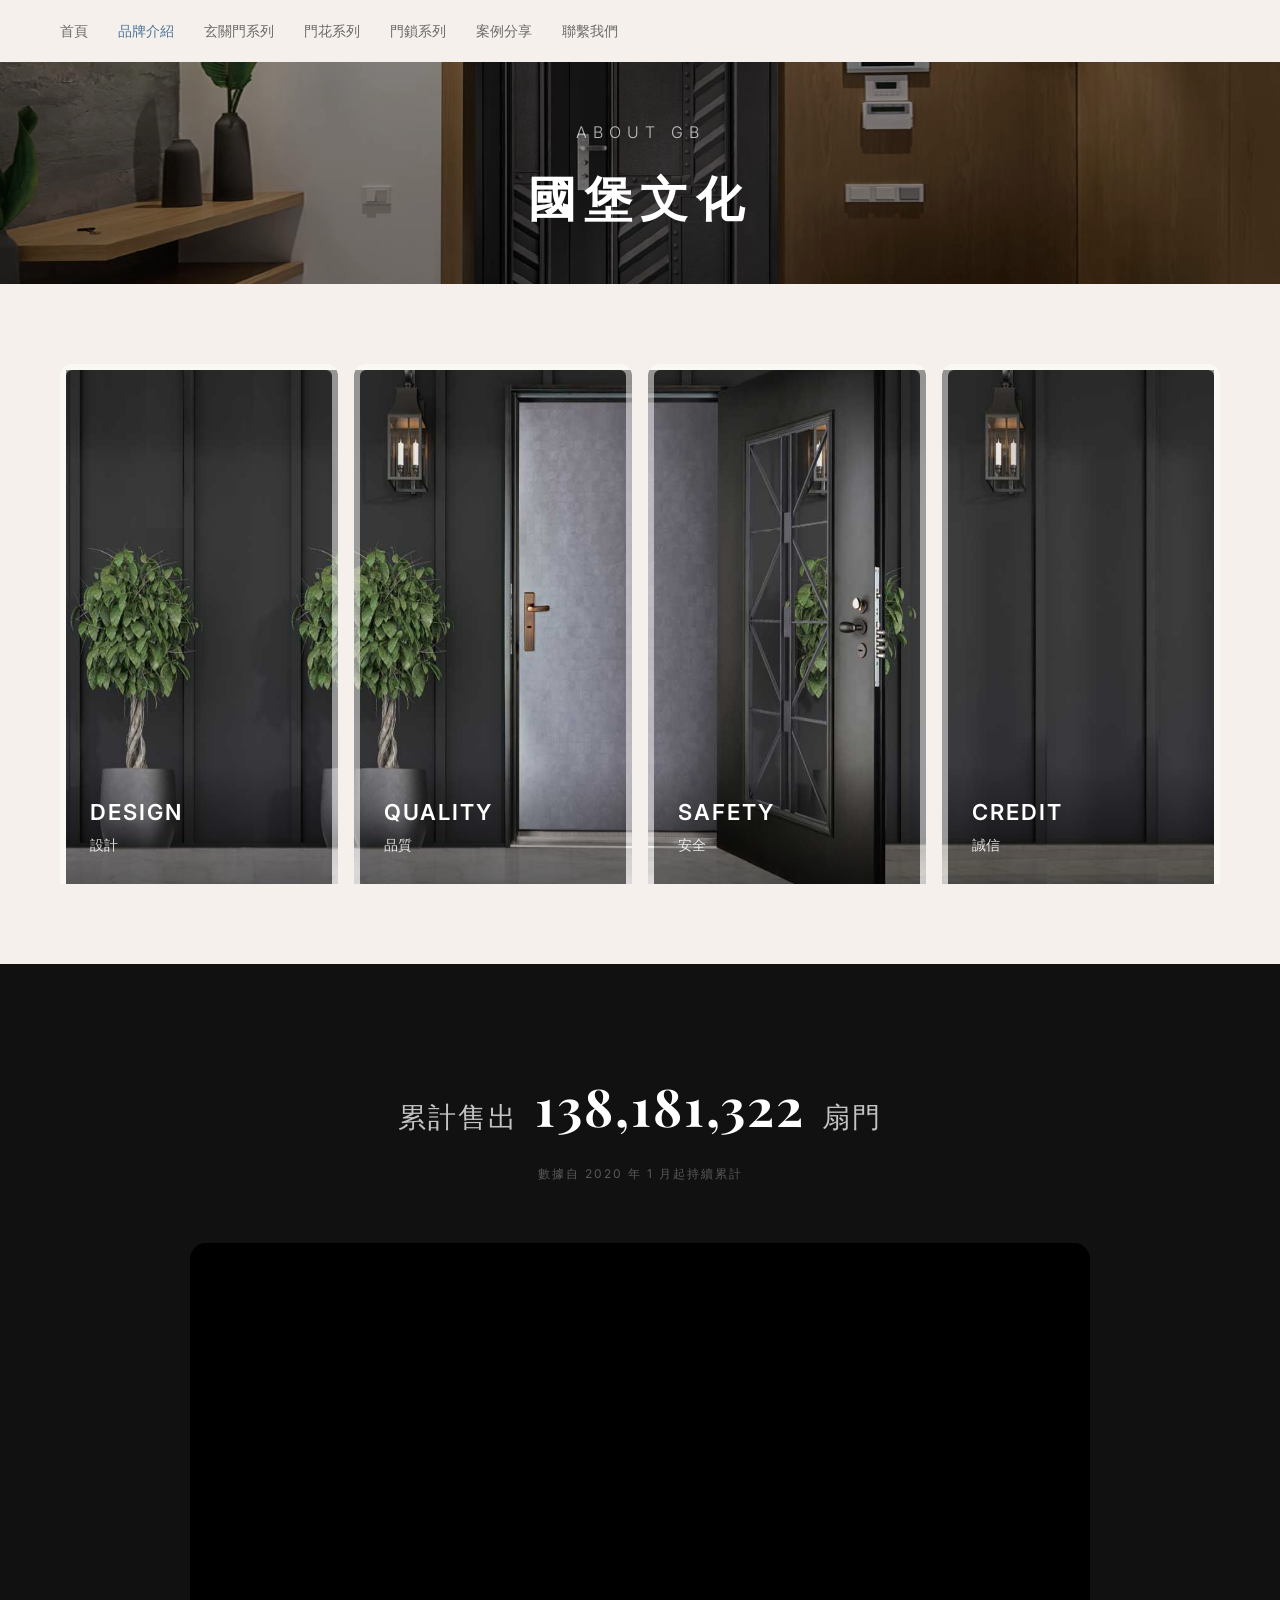
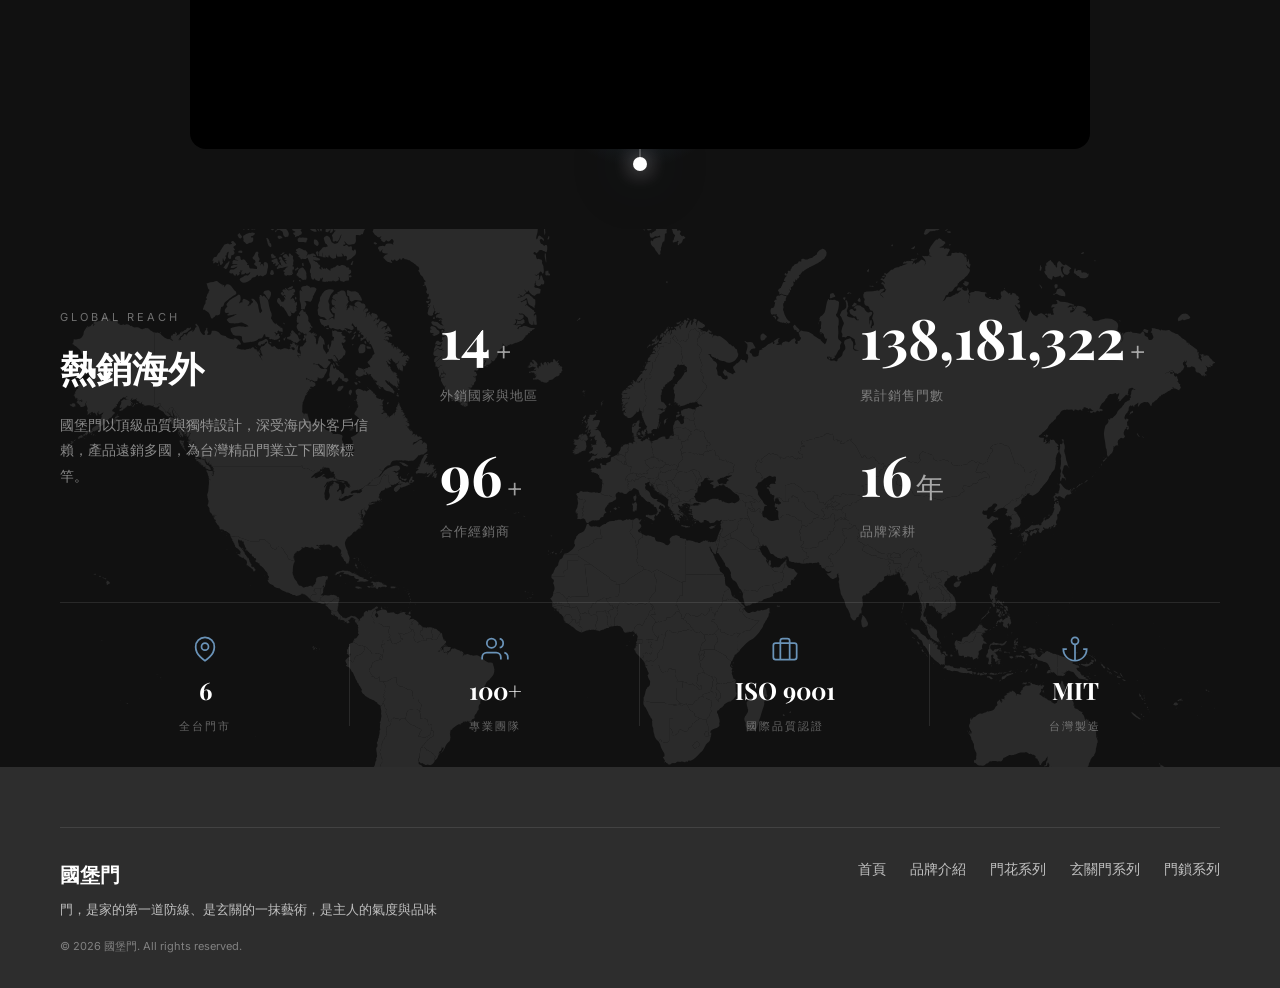
<file: about.html>
<!DOCTYPE html>
<html lang="zh-TW">
<head>
  <meta charset="UTF-8">
  <meta name="viewport" content="width=device-width, initial-scale=1.0">
  <title>品牌介紹 - 國堡門</title>
  <link rel="stylesheet" href="style.css">
  <link rel="preconnect" href="https://fonts.googleapis.com">
  <link rel="preconnect" href="https://fonts.gstatic.com" crossorigin>
  <link href="https://fonts.googleapis.com/css2?family=Playfair+Display:wght@400;500;600;700&family=Inter:wght@300;400;500;600&display=swap" rel="stylesheet">
</head>
<body>

  <!-- Navigation -->
  <div class="nav-overlay" onclick="toggleMenu()"></div>
  <nav class="navbar visible">
    <button class="hamburger" onclick="toggleMenu()">
      <span></span><span></span><span></span>
    </button>
    <div class="nav-left">
      <a href="index.html" class="nav-link">首頁</a>
      <a href="about.html" class="nav-link active">品牌介紹</a>
      <a href="entrance-door.html" class="nav-link">玄關門系列</a>
      <a href="door-flower.html" class="nav-link">門花系列</a>
      <a href="door-lock.html" class="nav-link">門鎖系列</a>
      <a href="cases.html" class="nav-link">案例分享</a>
      <a href="contact.html" class="nav-link">聯繫我們</a>
    </div>
  </nav>

  <!-- Brand Hero -->
  <section class="brand-hero" style="background-image: url('assets/silde/4.jpg');">
    <span class="brand-hero-en">About GB</span>
    <h1>國堡文化</h1>
  </section>

  <!-- Brand Values -->
  <section class="brand-values" id="about">
    <div class="values-grid">
      <div class="value-card" data-idx="0" style="background-image: url('assets/hero-bg.jpg'); background-position: 0% center;">
        <div class="value-label">
          <span class="value-en">DESIGN</span>
          <span class="value-zh">設計</span>
        </div>
        <div class="value-overlay">
          <h3>Design 設計</h3>
          <p>融合藝術於生活之中，以細膩的審美眼光提供個人化專業設計，發揮創新精神打破傳統，搭配室內設計使您的家門成為城市的新一道風景線。</p>
        </div>
      </div>
      <div class="value-card" data-idx="1" style="background-image: url('assets/hero-bg.jpg'); background-position: 33% center;">
        <div class="value-label">
          <span class="value-en">QUALITY</span>
          <span class="value-zh">品質</span>
        </div>
        <div class="value-overlay">
          <h3>Quality 品質</h3>
          <p>國家級品質認證保護，通過 ISO9001 國際品質認證，秉持安全、防爆、耐震的嚴格要求。多年業界累積的口碑，讓您看得見我們持續用心的品質堅持。</p>
        </div>
      </div>
      <div class="value-card" data-idx="2" style="background-image: url('assets/hero-bg.jpg'); background-position: 66% center;">
        <div class="value-label">
          <span class="value-en">SAFETY</span>
          <span class="value-zh">安全</span>
        </div>
        <div class="value-overlay">
          <h3>Safety 安全</h3>
          <p>每一道門都有國堡門品質保證的防偽標章。無論設計結構、品質密度或附加配件，兼顧環保概念，讓每一位客戶居家安心放心。</p>
        </div>
      </div>
      <div class="value-card" data-idx="3" style="background-image: url('assets/hero-bg.jpg'); background-position: 100% center;">
        <div class="value-label">
          <span class="value-en">CREDIT</span>
          <span class="value-zh">誠信</span>
        </div>
        <div class="value-overlay">
          <h3>Credit 誠信</h3>
          <p>堅持台灣本土精神製作，以雋永質感創造平實價格。承諾以客戶優先的服務精神，國堡門不只是品牌，更是重視消費道德、對消費者負責的名牌。</p>
        </div>
      </div>
    </div>
  </section>

  <script>
    if ('ontouchstart' in window) {
      document.querySelectorAll('.value-card').forEach(card => {
        card.addEventListener('click', () => {
          const isActive = card.classList.contains('active');
          document.querySelectorAll('.value-card').forEach(c => c.classList.remove('active'));
          if (!isActive) card.classList.add('active');
        });
      });
    }
  </script>

  <!-- Live Door Counter + Video -->
  <section class="live-counter">
    <div class="live-counter-inner">
      <p class="live-counter-text">
        累計售出 <span class="live-counter-number" id="doorCounter">0</span> 扇門
      </p>
      <p class="live-counter-sub">數據自 2020 年 1 月起持續累計</p>
    </div>
    <div class="live-counter-glow"></div>
    <div class="live-counter-line">
      <div class="live-counter-dot"></div>
    </div>
    <div class="live-counter-video">
      <div class="brand-video">
        <iframe id="brandVideo" src="https://www.youtube.com/embed/RuXhSym9xho?enablejsapi=1&mute=1" title="國堡門介紹影片" frameborder="0" allow="accelerometer; autoplay; clipboard-write; encrypted-media; gyroscope; picture-in-picture" allowfullscreen></iframe>
      </div>
    </div>
  </section>

  <script>
    // ===== Auto-play video on scroll =====
    (function() {
      const iframe = document.getElementById('brandVideo');
      let hasPlayed = false;

      const videoObserver = new IntersectionObserver((entries) => {
        entries.forEach(entry => {
          if (entry.isIntersecting && !hasPlayed) {
            iframe.contentWindow.postMessage(
              JSON.stringify({ event: 'command', func: 'playVideo' }), '*'
            );
            hasPlayed = true;
          }
        });
      }, { threshold: 0.5 });

      videoObserver.observe(iframe);
    })();
  </script>

  <!-- Global Stats Section -->
  <section class="global-stats">
    <img class="global-stats-map" src="assets/world.svg" alt="World Map">

    <div class="global-stats-content">
      <div class="global-stats-left">
        <span class="global-stats-label">GLOBAL REACH</span>
        <h2 class="global-stats-title">熱銷海外</h2>
        <p class="global-stats-desc">國堡門以頂級品質與獨特設計，深受海內外客戶信賴，產品遠銷多國，為台灣精品門業立下國際標竿。</p>
      </div>
      <div class="global-stats-grid">
        <div class="global-stat-item">
          <span class="global-stat-number" data-target="30">0</span>
          <span class="global-stat-unit">+</span>
          <span class="global-stat-desc">外銷國家與地區</span>
        </div>
        <div class="global-stat-item">
          <span class="global-stat-number" id="doorCounterStats">0</span>
          <span class="global-stat-unit">+</span>
          <span class="global-stat-desc">累計銷售門數</span>
        </div>
        <div class="global-stat-item">
          <span class="global-stat-number" data-target="200">0</span>
          <span class="global-stat-unit">+</span>
          <span class="global-stat-desc">合作經銷商</span>
        </div>
        <div class="global-stat-item">
          <span class="global-stat-number" data-target="35">0</span>
          <span class="global-stat-unit">年</span>
          <span class="global-stat-desc">品牌深耕</span>
        </div>
      </div>
    </div>

    <div class="global-stats-bottom">
      <div class="global-stats-bottom-item">
        <svg width="28" height="28" viewBox="0 0 24 24" fill="none" stroke="currentColor" stroke-width="1.5"><path d="M12 22s-8-4.5-8-11.8A8 8 0 0 1 12 2a8 8 0 0 1 8 8.2c0 7.3-8 11.8-8 11.8z"/><circle cx="12" cy="10" r="3"/></svg>
        <span class="bottom-stat-number">6</span>
        <span class="bottom-stat-label">全台門市</span>
      </div>
      <div class="global-stats-bottom-item">
        <svg width="28" height="28" viewBox="0 0 24 24" fill="none" stroke="currentColor" stroke-width="1.5"><path d="M17 21v-2a4 4 0 0 0-4-4H5a4 4 0 0 0-4 4v2"/><circle cx="9" cy="7" r="4"/><path d="M23 21v-2a4 4 0 0 0-3-3.87"/><path d="M16 3.13a4 4 0 0 1 0 7.75"/></svg>
        <span class="bottom-stat-number">100+</span>
        <span class="bottom-stat-label">專業團隊</span>
      </div>
      <div class="global-stats-bottom-item">
        <svg width="28" height="28" viewBox="0 0 24 24" fill="none" stroke="currentColor" stroke-width="1.5"><rect x="2" y="7" width="20" height="14" rx="2" ry="2"/><path d="M16 21V5a2 2 0 0 0-2-2h-4a2 2 0 0 0-2 2v16"/></svg>
        <span class="bottom-stat-number">ISO 9001</span>
        <span class="bottom-stat-label">國際品質認證</span>
      </div>
      <div class="global-stats-bottom-item">
        <svg width="28" height="28" viewBox="0 0 24 24" fill="none" stroke="currentColor" stroke-width="1.5"><path d="M12 22V8"/><path d="M5 12H2a10 10 0 0 0 20 0h-3"/><circle cx="12" cy="5" r="3"/></svg>
        <span class="bottom-stat-number">MIT</span>
        <span class="bottom-stat-label">台灣製造</span>
      </div>
    </div>
  </section>

  <script>
    // ===== Global Stats Counter Animation =====
    const statsObserver = new IntersectionObserver((entries) => {
      entries.forEach(entry => {
        if (entry.isIntersecting) {
          entry.target.querySelectorAll('.global-stat-number').forEach(el => {
            if (!el.dataset.target) return; // skip live counter element
            const target = parseInt(el.dataset.target);
            const duration = 2000;
            const start = performance.now();
            function update(now) {
              const progress = Math.min((now - start) / duration, 1);
              const eased = 1 - Math.pow(1 - progress, 3);
              el.textContent = Math.floor(eased * target).toLocaleString();
              if (progress < 1) requestAnimationFrame(update);
            }
            requestAnimationFrame(update);
          });
          statsObserver.unobserve(entry.target);
        }
      });
    }, { threshold: 0.3 });
    const statsSection = document.querySelector('.global-stats');
    if (statsSection) statsObserver.observe(statsSection);
  </script>

  <script>
    // ===== Live Door Counter (timestamp-based) =====
    (function() {
      const startDate = new Date('2020-01-01T00:00:00');
      const startCount = 65315515;
      const intervalSec = 3;

      function getCount() {
        const now = Date.now();
        const elapsed = (now - startDate.getTime()) / 1000;
        return startCount + Math.floor(elapsed / intervalSec);
      }

      const el = document.getElementById('doorCounter');
      const el2 = document.getElementById('doorCounterStats');
      function update() {
        const count = getCount().toLocaleString();
        if (el) el.textContent = count;
        if (el2) el2.textContent = count;
      }
      update();
      setInterval(update, 1000);
    })();
  </script>

  <!-- Footer -->
  <footer class="footer">
    <div class="footer-bottom">
      <div class="footer-left">
        <h4>國堡門</h4>
        <p>門，是家的第一道防線、是玄關的一抹藝術，是主人的氣度與品味</p>
        <span class="footer-copy">&copy; 2026 國堡門. All rights reserved.</span>
      </div>
      <div class="footer-right">
        <a href="index.html">首頁</a>
        <a href="about.html">品牌介紹</a>
        <a href="door-flower.html">門花系列</a>
        <a href="entrance-door.html">玄關門系列</a>
        <a href="door-lock.html">門鎖系列</a>
      </div>
    </div>
  </footer>

  <script src="nav.js"></script>
  <button class="back-to-top" onclick="window.scrollTo({top:0,behavior:'smooth'})">
    <svg width="20" height="20" viewBox="0 0 24 24" fill="none" stroke="white" stroke-width="2.5" stroke-linecap="round" stroke-linejoin="round"><polyline points="18 15 12 9 6 15"/></svg>
  </button>
  <script>
    const btt = document.querySelector('.back-to-top');
    window.addEventListener('scroll', () => {
      btt.classList.toggle('show', window.scrollY > 300);
    });
  </script>

</body>
</html>
</file>
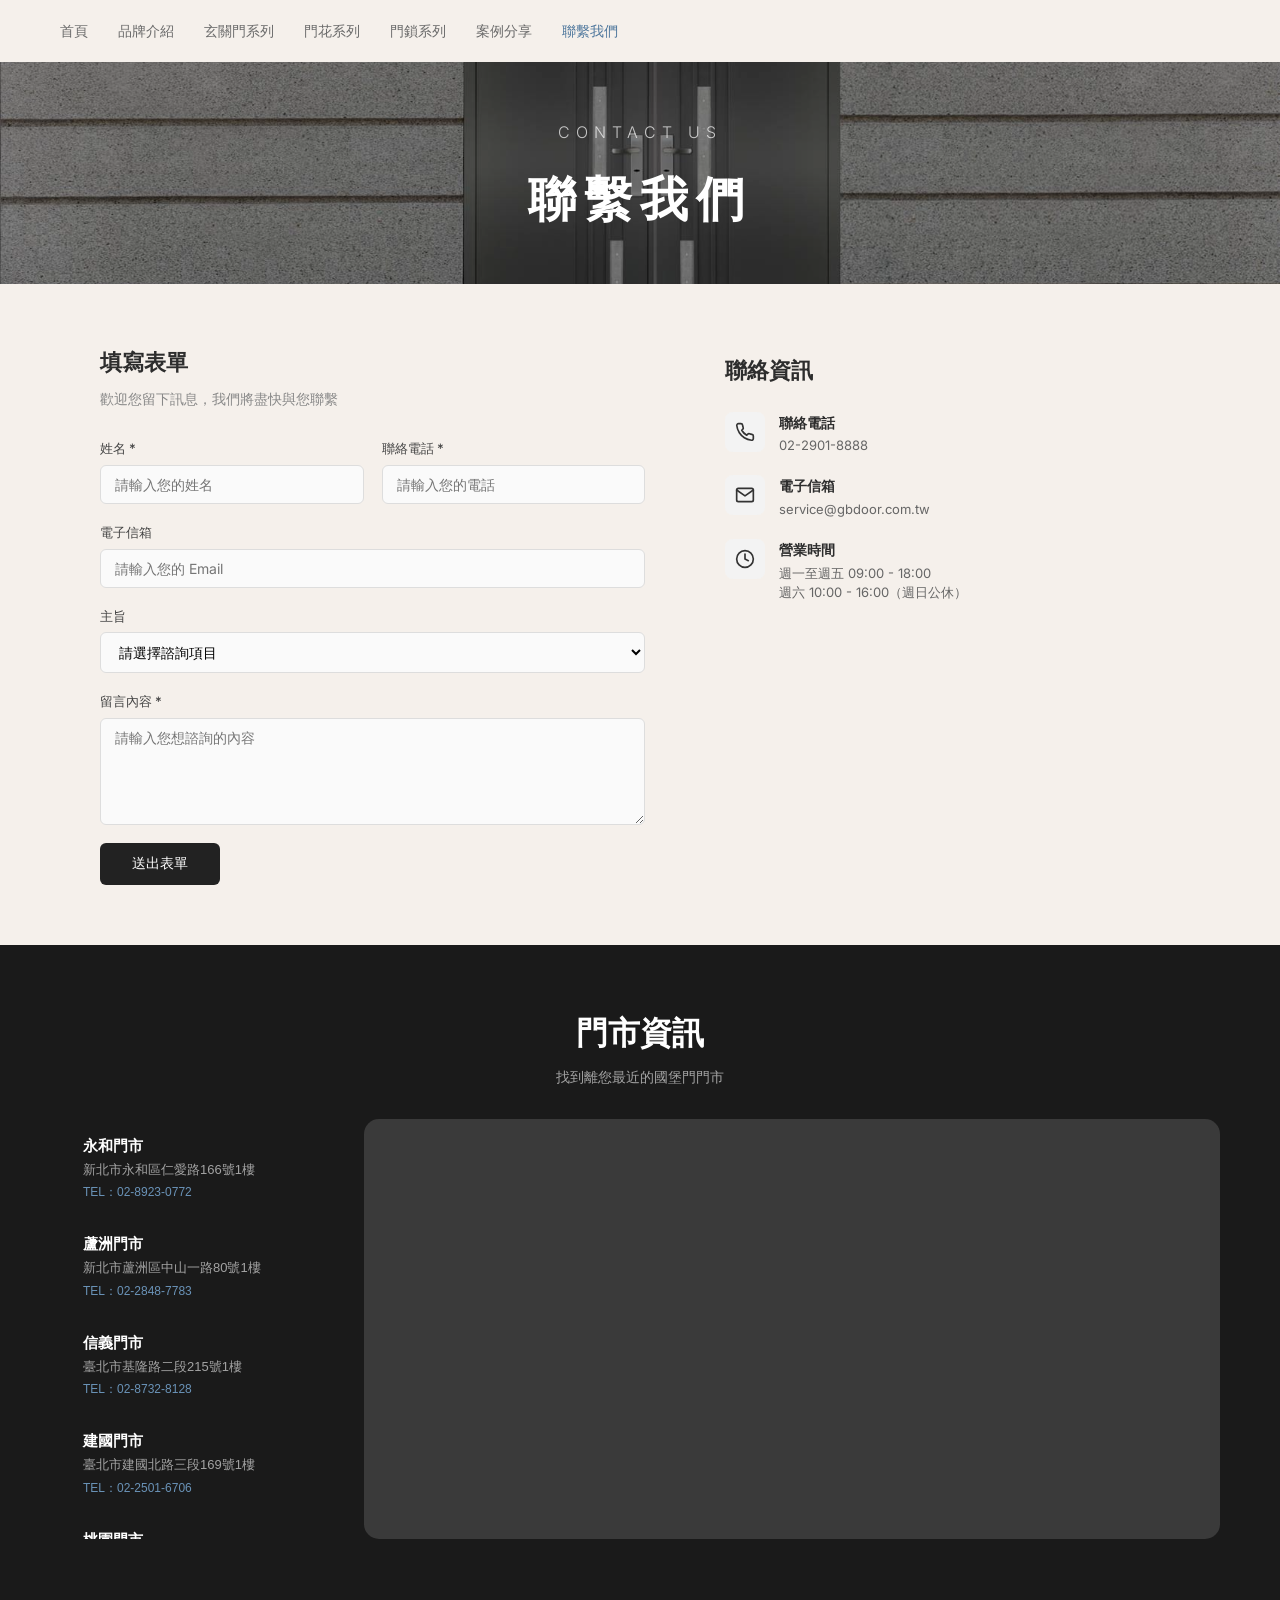
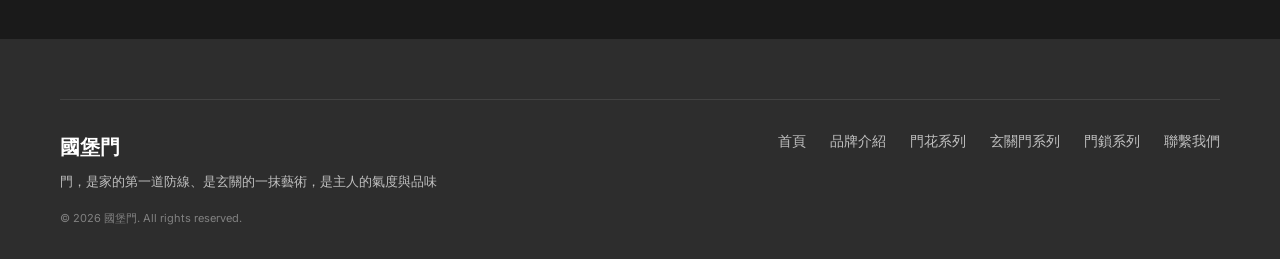
<file: contact.html>
<!DOCTYPE html>
<html lang="zh-TW">
<head>
  <meta charset="UTF-8">
  <meta name="viewport" content="width=device-width, initial-scale=1.0">
  <title>聯繫我們 - 國堡門</title>
  <link rel="stylesheet" href="style.css">
  <link rel="preconnect" href="https://fonts.googleapis.com">
  <link rel="preconnect" href="https://fonts.gstatic.com" crossorigin>
  <link href="https://fonts.googleapis.com/css2?family=Playfair+Display:wght@400;500;600;700&family=Inter:wght@300;400;500;600&display=swap" rel="stylesheet">
</head>
<body>

  <!-- Navigation -->
  <div class="nav-overlay" onclick="toggleMenu()"></div>
  <nav class="navbar visible">
    <button class="hamburger" onclick="toggleMenu()">
      <span></span><span></span><span></span>
    </button>
    <div class="nav-left">
      <a href="index.html" class="nav-link">首頁</a>
      <a href="about.html" class="nav-link">品牌介紹</a>
      <a href="entrance-door.html" class="nav-link">玄關門系列</a>
      <a href="door-flower.html" class="nav-link">門花系列</a>
      <a href="door-lock.html" class="nav-link">門鎖系列</a>
      <a href="cases.html" class="nav-link">案例分享</a>
      <a href="contact.html" class="nav-link active">聯繫我們</a>
    </div>
  </nav>

  <!-- Hero -->
  <section class="brand-hero" style="background-image: url('assets/silde/2.jpg');">
    <span class="brand-hero-en">Contact Us</span>
    <h1>聯繫我們</h1>
  </section>

  <!-- Contact Section -->
  <section class="contact-section">
    <div class="contact-wrapper">

      <!-- Form -->
      <div class="contact-form-area">
        <h2>填寫表單</h2>
        <p class="contact-form-desc">歡迎您留下訊息，我們將盡快與您聯繫</p>
        <form class="contact-form" id="contactForm" onsubmit="handleSubmit(event)">
          <div class="form-row">
            <div class="form-group">
              <label for="contactName">姓名 *</label>
              <input type="text" id="contactName" name="name" required placeholder="請輸入您的姓名">
            </div>
            <div class="form-group">
              <label for="contactPhone">聯絡電話 *</label>
              <input type="tel" id="contactPhone" name="phone" required placeholder="請輸入您的電話">
            </div>
          </div>
          <div class="form-group">
            <label for="contactEmail">電子信箱</label>
            <input type="email" id="contactEmail" name="email" placeholder="請輸入您的 Email">
          </div>
          <div class="form-group">
            <label for="contactSubject">主旨</label>
            <select id="contactSubject" name="subject">
              <option value="">請選擇諮詢項目</option>
              <option value="玄關門系列">玄關門系列</option>
              <option value="門花系列">門花系列</option>
              <option value="門鎖系列">門鎖系列</option>
              <option value="售後服務">售後服務</option>
              <option value="其他">其他</option>
            </select>
          </div>
          <div class="form-group">
            <label for="contactMsg">留言內容 *</label>
            <textarea id="contactMsg" name="message" rows="5" required placeholder="請輸入您想諮詢的內容"></textarea>
          </div>
          <button type="submit" class="contact-submit">送出表單</button>
        </form>
        <div class="contact-success" id="contactSuccess">
          <span class="success-icon">✓</span>
          <h3>感謝您的來信</h3>
          <p>我們已收到您的訊息，將於 1-2 個工作天內回覆您。</p>
        </div>
      </div>

      <!-- Info -->
      <div class="contact-info-area">
        <h2>聯絡資訊</h2>
        <div class="contact-info-list">
          <div class="contact-info-item">
            <div class="contact-info-icon">
              <svg width="20" height="20" viewBox="0 0 24 24" fill="none" stroke="currentColor" stroke-width="2" stroke-linecap="round" stroke-linejoin="round"><path d="M22 16.92v3a2 2 0 0 1-2.18 2 19.79 19.79 0 0 1-8.63-3.07 19.5 19.5 0 0 1-6-6 19.79 19.79 0 0 1-3.07-8.67A2 2 0 0 1 4.11 2h3a2 2 0 0 1 2 1.72c.127.96.361 1.903.7 2.81a2 2 0 0 1-.45 2.11L8.09 9.91a16 16 0 0 0 6 6l1.27-1.27a2 2 0 0 1 2.11-.45c.907.339 1.85.573 2.81.7A2 2 0 0 1 22 16.92z"/></svg>
            </div>
            <div>
              <h4>聯絡電話</h4>
              <p>02-2901-8888</p>
            </div>
          </div>
          <div class="contact-info-item">
            <div class="contact-info-icon">
              <svg width="20" height="20" viewBox="0 0 24 24" fill="none" stroke="currentColor" stroke-width="2" stroke-linecap="round" stroke-linejoin="round"><path d="M4 4h16c1.1 0 2 .9 2 2v12c0 1.1-.9 2-2 2H4c-1.1 0-2-.9-2-2V6c0-1.1.9-2 2-2z"/><polyline points="22,6 12,13 2,6"/></svg>
            </div>
            <div>
              <h4>電子信箱</h4>
              <p>service@gbdoor.com.tw</p>
            </div>
          </div>
          <div class="contact-info-item">
            <div class="contact-info-icon">
              <svg width="20" height="20" viewBox="0 0 24 24" fill="none" stroke="currentColor" stroke-width="2" stroke-linecap="round" stroke-linejoin="round"><circle cx="12" cy="12" r="10"/><polyline points="12 6 12 12 16 14"/></svg>
            </div>
            <div>
              <h4>營業時間</h4>
              <p>週一至週五 09:00 - 18:00<br>週六 10:00 - 16:00（週日公休）</p>
            </div>
          </div>
        </div>
      </div>

    </div>
  </section>

  <!-- Store Info -->
  <section class="contact-stores">
    <h2 class="section-title">門市資訊</h2>
    <p class="contact-stores-sub">找到離您最近的國堡門門市</p>
    <div class="store-map-layout">
      <div class="store-list">
        <button class="store-item" data-store="0">
          <h4>永和門市</h4>
          <p>新北市永和區仁愛路166號1樓</p>
          <p class="store-tel">TEL：02-8923-0772</p>
        </button>
        <button class="store-item" data-store="1">
          <h4>蘆洲門市</h4>
          <p>新北市蘆洲區中山一路80號1樓</p>
          <p class="store-tel">TEL：02-2848-7783</p>
        </button>
        <button class="store-item" data-store="2">
          <h4>信義門市</h4>
          <p>臺北市基隆路二段215號1樓</p>
          <p class="store-tel">TEL：02-8732-8128</p>
        </button>
        <button class="store-item" data-store="3">
          <h4>建國門市</h4>
          <p>臺北市建國北路三段169號1樓</p>
          <p class="store-tel">TEL：02-2501-6706</p>
        </button>
        <button class="store-item" data-store="4">
          <h4>桃園門市</h4>
          <p>桃園市桃園區經國路695號1樓</p>
          <p class="store-tel">TEL：03-325-9837</p>
        </button>
        <button class="store-item" data-store="5">
          <h4>宜蘭門市</h4>
          <p>宜蘭縣美功路一段41巷22號1樓</p>
          <p class="store-tel">TEL：03-9301487</p>
        </button>
      </div>
      <div class="store-map" id="storeMap"></div>
    </div>
  </section>

  <script>
    const stores = [
      { name: '永和門市', addr: '新北市永和區仁愛路166號1樓' },
      { name: '蘆洲門市', addr: '新北市蘆洲區中山一路80號1樓' },
      { name: '信義門市', addr: '臺北市基隆路二段215號1樓' },
      { name: '建國門市', addr: '臺北市建國北路三段169號1樓' },
      { name: '桃園門市', addr: '桃園市桃園區經國路695號1樓' },
      { name: '宜蘭門市', addr: '宜蘭縣美功路一段41巷22號1樓' },
    ];
    const storeMap = document.getElementById('storeMap');
    const storeItems = document.querySelectorAll('.store-item');

    function showAllStores() {
      storeMap.innerHTML = '<iframe src="https://www.google.com/maps?q=國堡門&z=10&ll=25.0,121.45&output=embed" width="100%" height="100%" style="border:0;border-radius:15px;" allowfullscreen loading="lazy"></iframe>';
      storeItems.forEach(item => item.classList.remove('active'));
    }

    function showStore(idx) {
      const s = stores[idx];
      const q = encodeURIComponent(s.addr);
      storeMap.innerHTML = '<iframe src="https://www.google.com/maps?q=' + q + '&output=embed&z=17" width="100%" height="100%" style="border:0;border-radius:15px;" allowfullscreen loading="lazy"></iframe>';
      storeItems.forEach((item, i) => item.classList.toggle('active', i === idx));
    }

    storeItems.forEach((item, i) => {
      item.addEventListener('click', () => showStore(i));
    });

    showAllStores();
  </script>

  <!-- Footer -->
  <footer class="footer">
    <div class="footer-bottom">
      <div class="footer-left">
        <h4>國堡門</h4>
        <p>門，是家的第一道防線、是玄關的一抹藝術，是主人的氣度與品味</p>
        <span class="footer-copy">&copy; 2026 國堡門. All rights reserved.</span>
      </div>
      <div class="footer-right">
        <a href="index.html">首頁</a>
        <a href="about.html">品牌介紹</a>
        <a href="door-flower.html">門花系列</a>
        <a href="entrance-door.html">玄關門系列</a>
        <a href="door-lock.html">門鎖系列</a>
        <a href="contact.html">聯繫我們</a>
      </div>
    </div>
  </footer>

  <script src="nav.js"></script>

  <script>
    function handleSubmit(e) {
      e.preventDefault();
      document.getElementById('contactForm').style.display = 'none';
      document.querySelector('.contact-form-desc').style.display = 'none';
      document.getElementById('contactSuccess').style.display = 'flex';
    }
  </script>

  <button class="back-to-top" onclick="window.scrollTo({top:0,behavior:'smooth'})">
    <svg width="20" height="20" viewBox="0 0 24 24" fill="none" stroke="white" stroke-width="2.5" stroke-linecap="round" stroke-linejoin="round"><polyline points="18 15 12 9 6 15"/></svg>
  </button>
  <script>
    const btt = document.querySelector('.back-to-top');
    window.addEventListener('scroll', () => {
      btt.classList.toggle('show', window.scrollY > 300);
    });
  </script>

</body>
</html>
</file>
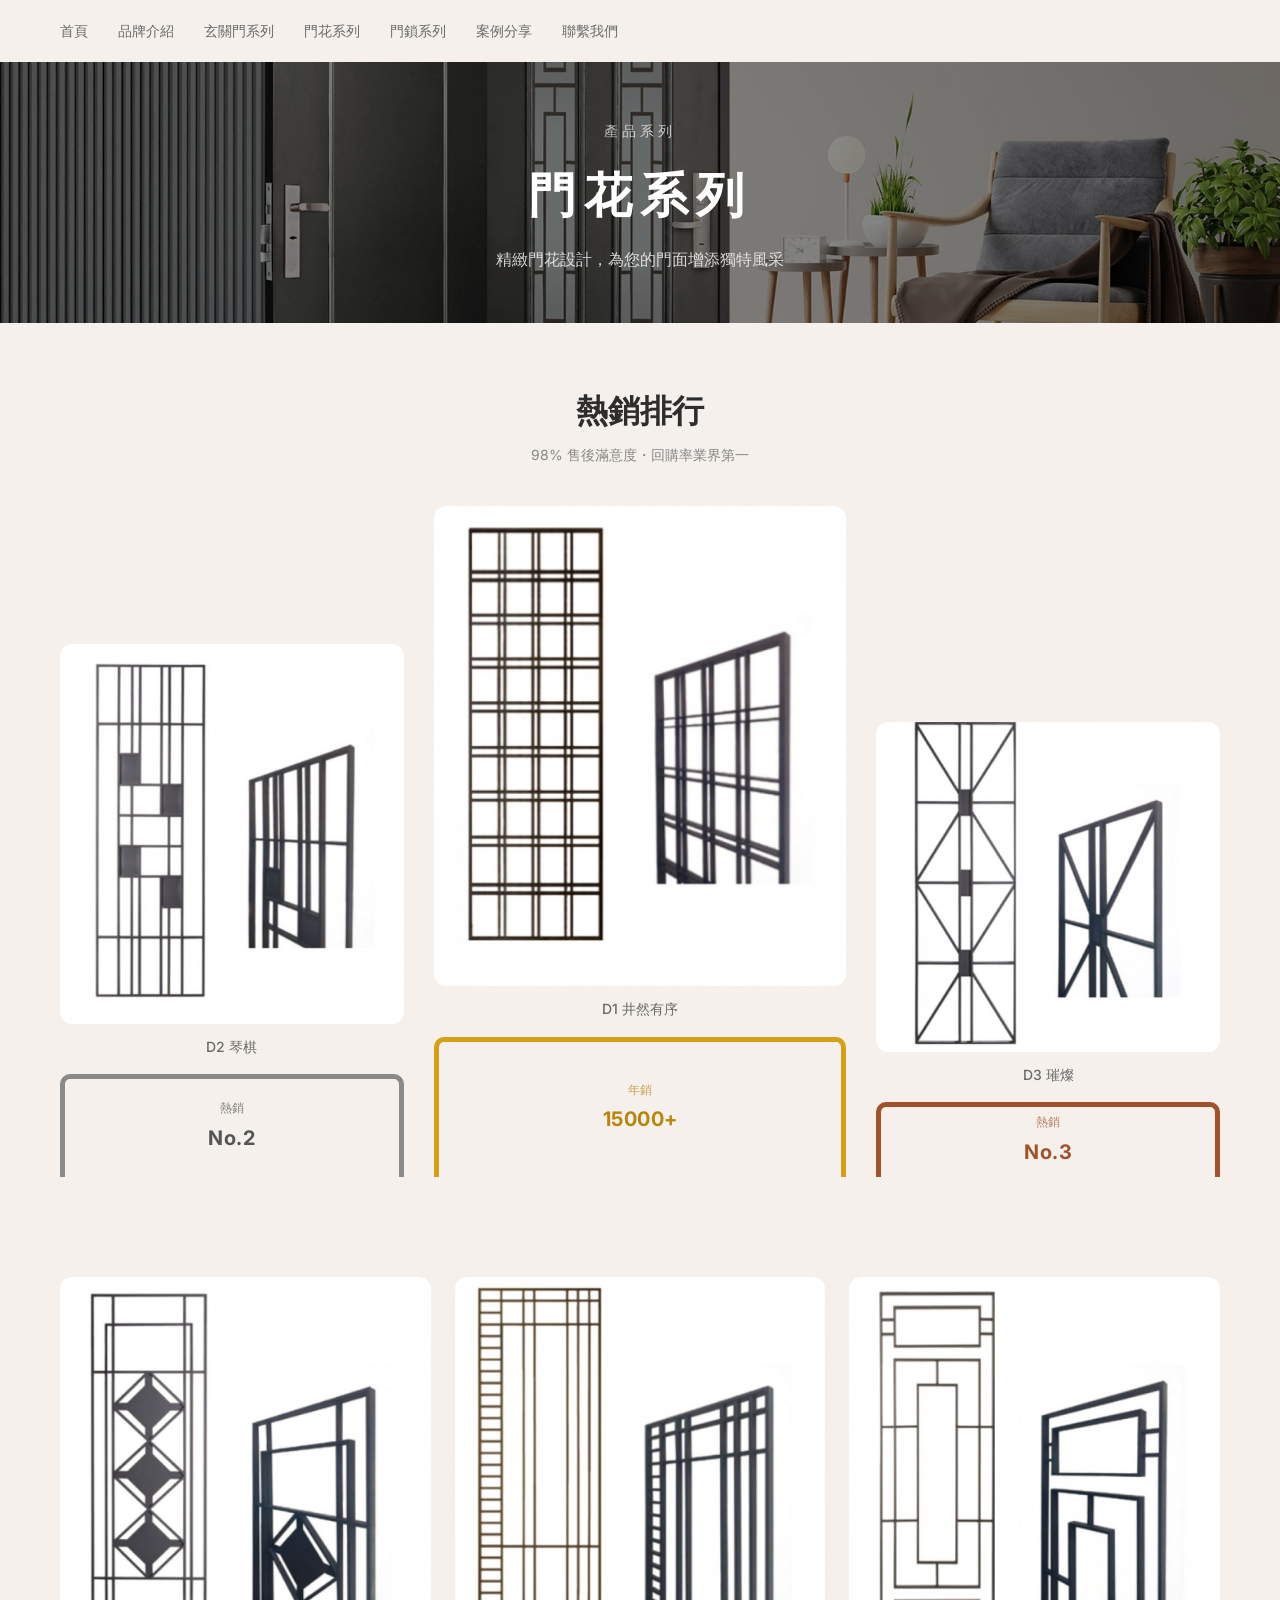
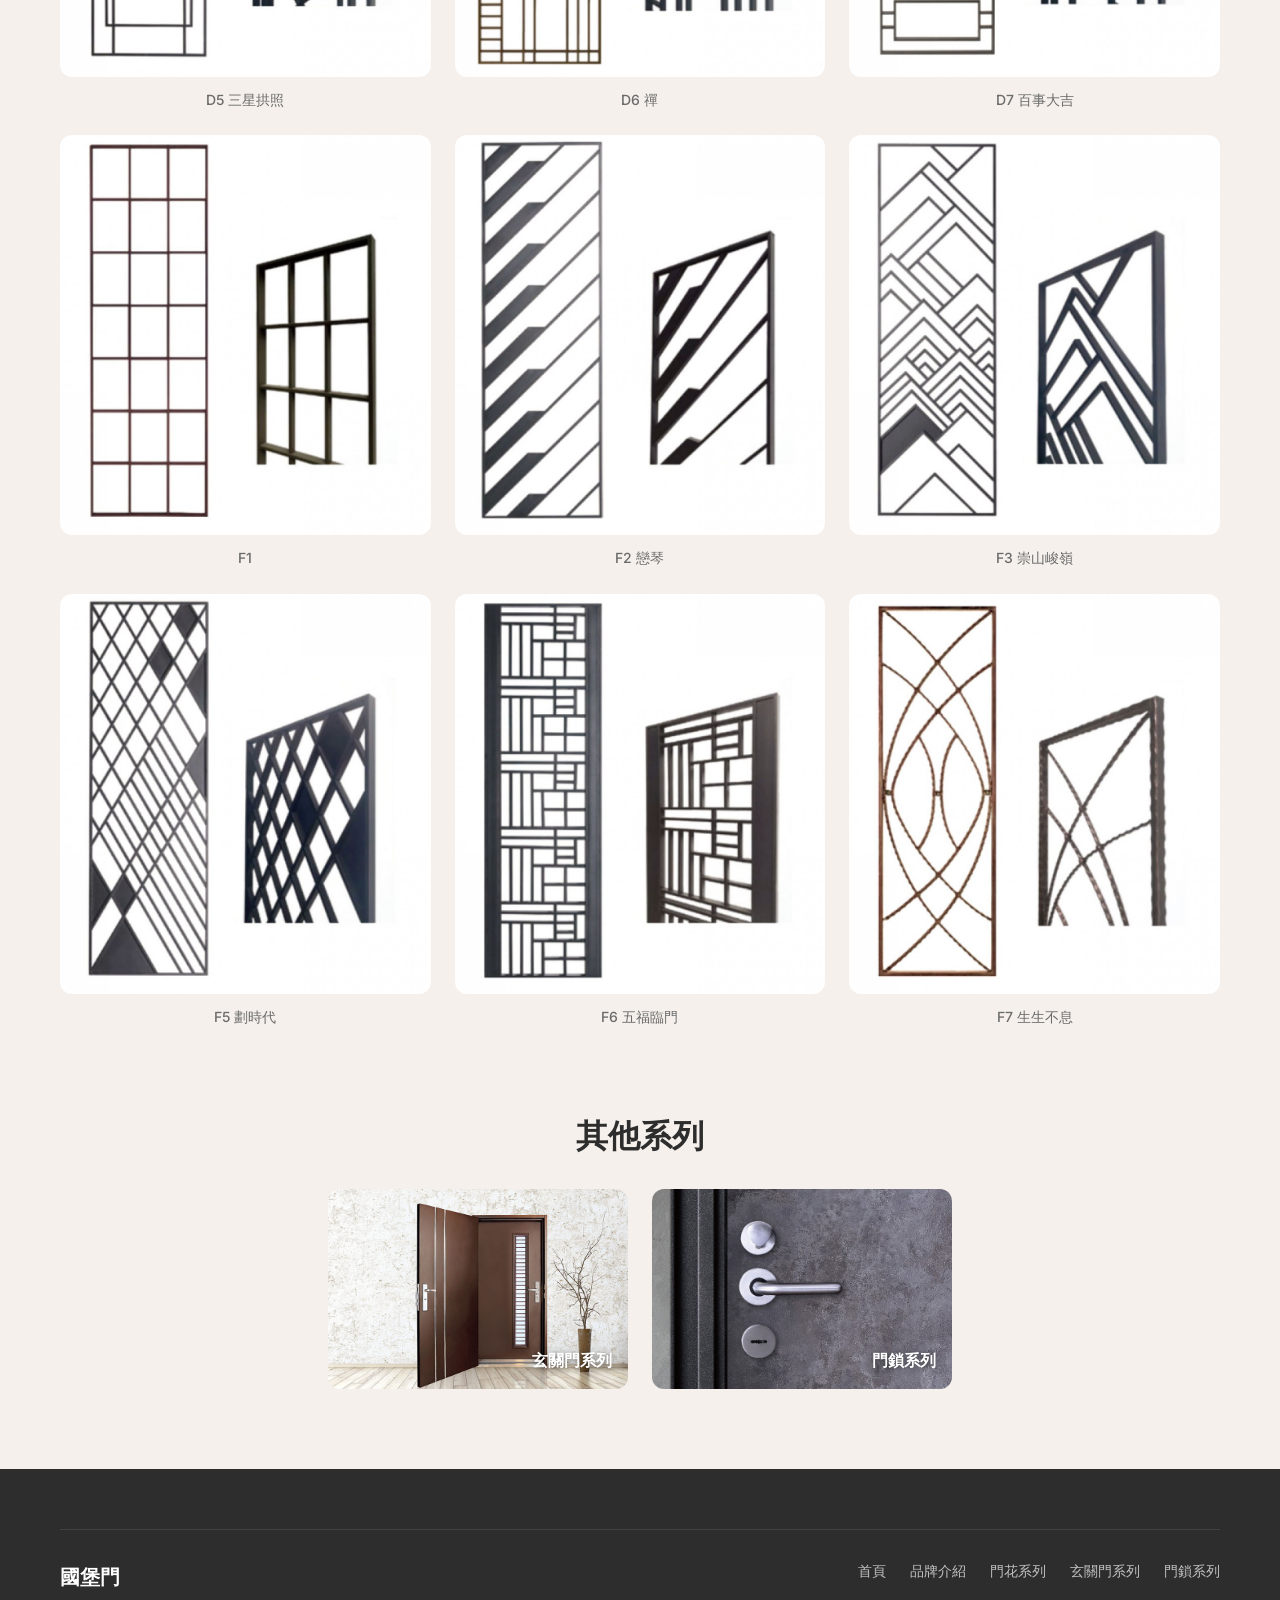
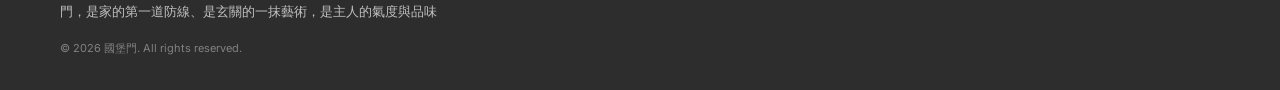
<file: door-flower.html>
<!DOCTYPE html>
<html lang="zh-TW">
<head>
  <meta charset="UTF-8">
  <meta name="viewport" content="width=device-width, initial-scale=1.0">
  <title>門花系列 - 國堡門</title>
  <link rel="stylesheet" href="style.css">
  <link rel="preconnect" href="https://fonts.googleapis.com">
  <link rel="preconnect" href="https://fonts.gstatic.com" crossorigin>
  <link href="https://fonts.googleapis.com/css2?family=Playfair+Display:wght@400;500;600;700&family=Inter:wght@300;400;500;600&display=swap" rel="stylesheet">
</head>
<body>

  <!-- Navigation -->
  <div class="nav-overlay" onclick="toggleMenu()"></div>
  <nav class="navbar visible">
    <button class="hamburger" onclick="toggleMenu()">
      <span></span><span></span><span></span>
    </button>
    <div class="nav-left">
      <a href="index.html" class="nav-link">首頁</a>
      <a href="about.html" class="nav-link">品牌介紹</a>
      <a href="entrance-door.html" class="nav-link">玄關門系列</a>
      <a href="door-flower.html" class="nav-link">門花系列</a>
      <a href="door-lock.html" class="nav-link">門鎖系列</a>
      <a href="cases.html" class="nav-link">案例分享</a>
      <a href="contact.html" class="nav-link">聯繫我們</a>
    </div>
  </nav>

  <!-- Product Hero -->
  <section class="product-hero" style="background-image: url('data/door-flower/bannar.jpg');">
    <span class="product-hero-sub">產品系列</span>
    <h1>門花系列</h1>
    <p>精緻門花設計，為您的門面增添獨特風采</p>
  </section>

  <!-- Podium: Top 3 -->
  <section class="podium-section">
    <h2 class="section-title">熱銷排行</h2>
    <p class="podium-tagline">98% 售後滿意度・回購率業界第一</p>
    <div class="podium-grid" id="podiumGrid"></div>
  </section>

  <!-- Product Gallery (auto-loaded from JSON) -->
  <section class="product-gallery">
    <div class="gallery-grid" id="galleryGrid"></div>
  </section>

  <script>
    fetch('data/door-flower/products.json')
      .then(r => r.json())
      .then(products => {
        const podiumOrder = [1, 0, 2];
        const ranks = ['gold','silver','bronze'];
        const nums = [1.5, 1.1, 0.8];
        const dispNums = [15000, 11000, 8000];
        const podiumGrid = document.getElementById('podiumGrid');

        podiumOrder.forEach(origIdx => {
          const p = products[origIdx];
          const rank = ranks[origIdx];
          const card = document.createElement('div');
          card.className = 'podium-card podium-' + rank;
          card.innerHTML = '<div class="podium-img"><img src="' + p.img + '" alt="' + p.name + '"></div>'
            + '<h3>' + p.name + '</h3>'
          var standContent = origIdx === 0
            ? '<span class="podium-stand-label">年銷</span><span class="podium-stand-num">' + dispNums[origIdx] + '+</span>'
            : '<span class="podium-stand-label">熱銷</span><span class="podium-stand-num">No.' + (origIdx + 1) + '</span>';
          card.innerHTML += '<div class="podium-stand podium-stand-' + rank + '" style="height:' + (nums[origIdx] / 1.5 * 140) + 'px">' + standContent + '</div>';
          podiumGrid.appendChild(card);
        });

        const grid = document.getElementById('galleryGrid');
        products.forEach((p, i) => {
          if (i < 3) return;
          const item = document.createElement('div');
          item.className = 'gallery-item';
          item.innerHTML = '<div class="gallery-img"><img src="' + p.img + '" alt="' + p.name + '"></div><h3>' + p.name + '</h3>';
          grid.appendChild(item);
        });
      });
  </script>

  <!-- Other Series -->
  <section class="other-series">
    <h2 class="section-title">其他系列</h2>
    <div class="other-series-grid">
      <a href="entrance-door.html" class="other-series-card">
        <img src="assets/type/2.jpg" alt="玄關門系列">
        <span>玄關門系列</span>
      </a>
      <a href="door-lock.html" class="other-series-card">
        <img src="assets/type/3.jpg" alt="門鎖系列">
        <span>門鎖系列</span>
      </a>
    </div>
  </section>

  <!-- Footer -->
  <footer class="footer">
    <div class="footer-bottom">
      <div class="footer-left">
        <h4>國堡門</h4>
        <p>門，是家的第一道防線、是玄關的一抹藝術，是主人的氣度與品味</p>
        <span class="footer-copy">&copy; 2026 國堡門. All rights reserved.</span>
      </div>
      <div class="footer-right">
        <a href="index.html">首頁</a>
        <a href="about.html">品牌介紹</a>
        <a href="door-flower.html">門花系列</a>
        <a href="entrance-door.html">玄關門系列</a>
        <a href="door-lock.html">門鎖系列</a>
      </div>
    </div>
  </footer>

  <script src="nav.js"></script>

  <button class="back-to-top" onclick="window.scrollTo({top:0,behavior:'smooth'})">
    <svg width="20" height="20" viewBox="0 0 24 24" fill="none" stroke="white" stroke-width="2.5" stroke-linecap="round" stroke-linejoin="round"><polyline points="18 15 12 9 6 15"/></svg>
  </button>
  <script>
    const btt = document.querySelector('.back-to-top');
    window.addEventListener('scroll', () => {
      btt.classList.toggle('show', window.scrollY > 300);
    });
  </script>

</body>
</html>
</file>
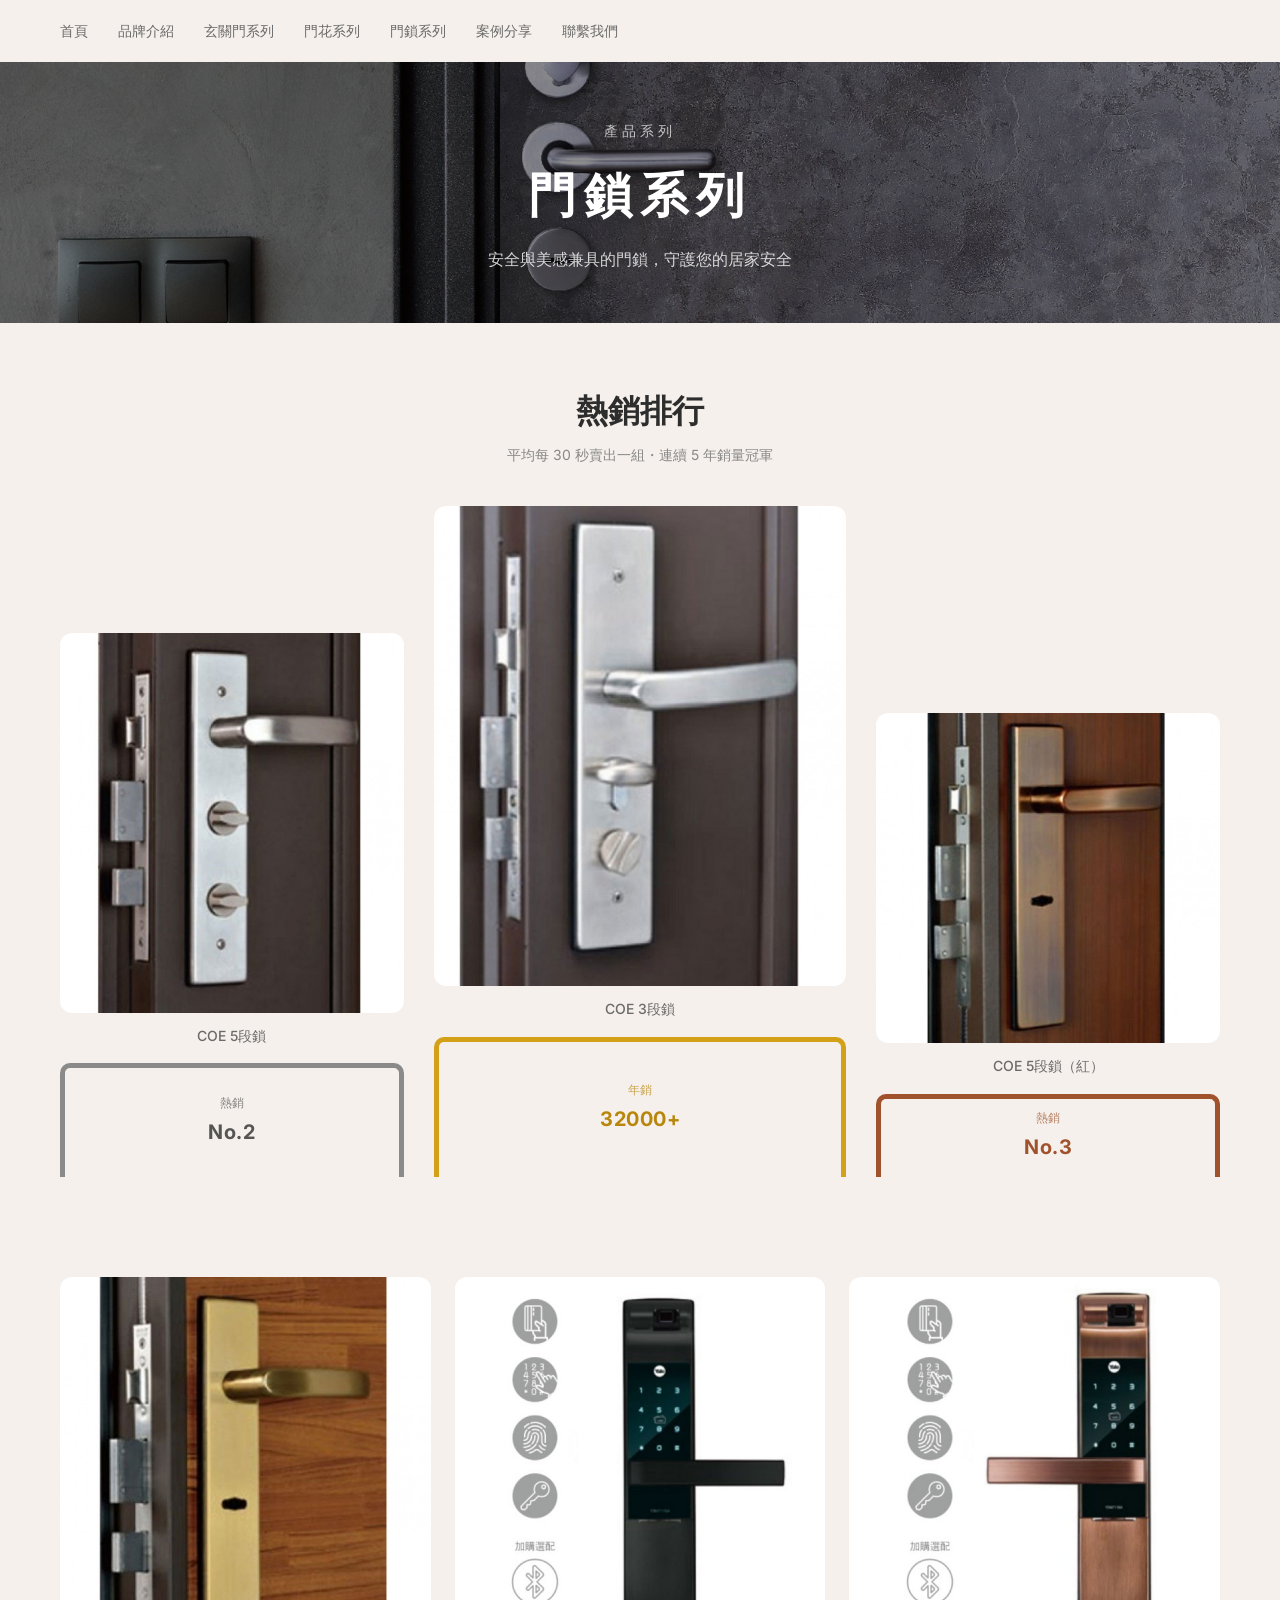
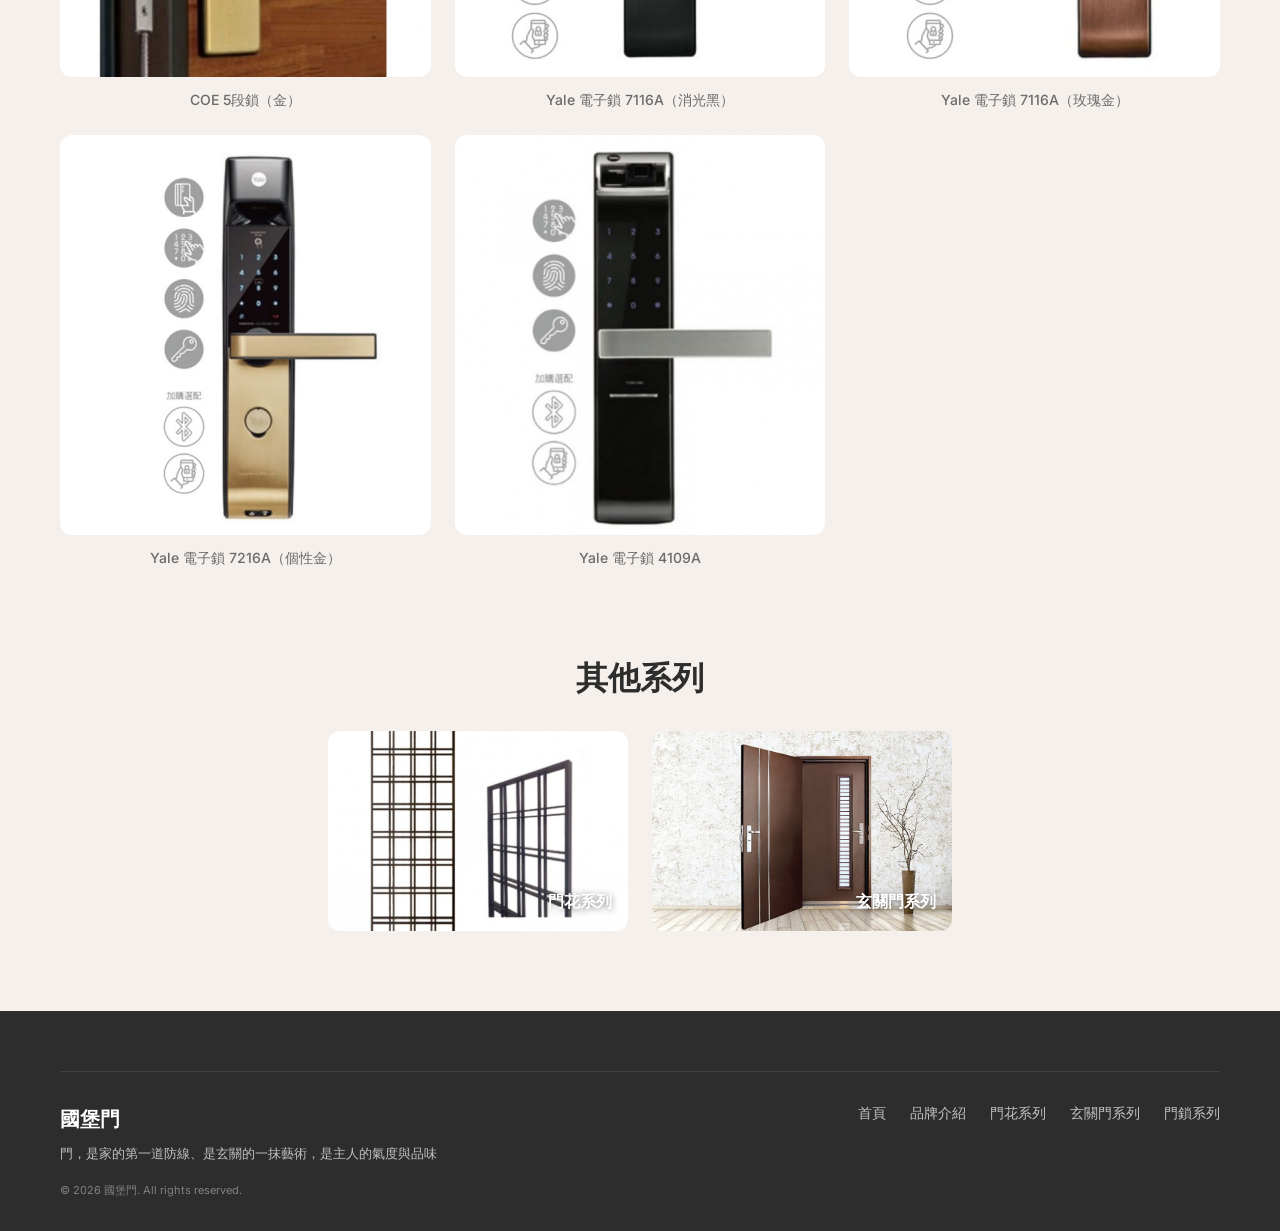
<file: door-lock.html>
<!DOCTYPE html>
<html lang="zh-TW">
<head>
  <meta charset="UTF-8">
  <meta name="viewport" content="width=device-width, initial-scale=1.0">
  <title>門鎖系列 - 國堡門</title>
  <link rel="stylesheet" href="style.css">
  <link rel="preconnect" href="https://fonts.googleapis.com">
  <link rel="preconnect" href="https://fonts.gstatic.com" crossorigin>
  <link href="https://fonts.googleapis.com/css2?family=Playfair+Display:wght@400;500;600;700&family=Inter:wght@300;400;500;600&display=swap" rel="stylesheet">
</head>
<body>

  <!-- Navigation -->
  <div class="nav-overlay" onclick="toggleMenu()"></div>
  <nav class="navbar visible">
    <button class="hamburger" onclick="toggleMenu()">
      <span></span><span></span><span></span>
    </button>
    <div class="nav-left">
      <a href="index.html" class="nav-link">首頁</a>
      <a href="about.html" class="nav-link">品牌介紹</a>
      <a href="entrance-door.html" class="nav-link">玄關門系列</a>
      <a href="door-flower.html" class="nav-link">門花系列</a>
      <a href="door-lock.html" class="nav-link">門鎖系列</a>
      <a href="cases.html" class="nav-link">案例分享</a>
      <a href="contact.html" class="nav-link">聯繫我們</a>
    </div>
  </nav>

  <!-- Product Hero -->
  <section class="product-hero" style="background-image: url('data/door-lock/bannar.jpg');">
    <span class="product-hero-sub">產品系列</span>
    <h1>門鎖系列</h1>
    <p>安全與美感兼具的門鎖，守護您的居家安全</p>
  </section>

  <!-- Podium: Top 3 -->
  <section class="podium-section">
    <h2 class="section-title">熱銷排行</h2>
    <p class="podium-tagline">平均每 30 秒賣出一組・連續 5 年銷量冠軍</p>
    <div class="podium-grid" id="podiumGrid"></div>
  </section>

  <!-- Product Gallery (auto-loaded from JSON) -->
  <section class="product-gallery">
    <div class="gallery-grid" id="galleryGrid"></div>
  </section>

  <script>
    fetch('data/door-lock/products.json')
      .then(r => r.json())
      .then(products => {
        const podiumOrder = [1, 0, 2];
        const ranks = ['gold','silver','bronze'];
        const nums = [3.2, 2.6, 1.9];
        const dispNums = [32000, 26000, 19000];
        const podiumGrid = document.getElementById('podiumGrid');

        podiumOrder.forEach(origIdx => {
          const p = products[origIdx];
          const rank = ranks[origIdx];
          const card = document.createElement('div');
          card.className = 'podium-card podium-' + rank;
          card.innerHTML = '<div class="podium-img"><img src="' + p.img + '" alt="' + p.name + '"></div>'
            + '<h3>' + p.name + '</h3>'
          var standContent = origIdx === 0
            ? '<span class="podium-stand-label">年銷</span><span class="podium-stand-num">' + dispNums[origIdx] + '+</span>'
            : '<span class="podium-stand-label">熱銷</span><span class="podium-stand-num">No.' + (origIdx + 1) + '</span>';
          card.innerHTML += '<div class="podium-stand podium-stand-' + rank + '" style="height:' + (nums[origIdx] / 3.2 * 140) + 'px">' + standContent + '</div>';
          podiumGrid.appendChild(card);
        });

        const grid = document.getElementById('galleryGrid');
        products.forEach((p, i) => {
          if (i < 3) return;
          const item = document.createElement('div');
          item.className = 'gallery-item';
          item.innerHTML = '<div class="gallery-img"><img src="' + p.img + '" alt="' + p.name + '"></div><h3>' + p.name + '</h3>';
          grid.appendChild(item);
        });
      });
  </script>

  <!-- Other Series -->
  <section class="other-series">
    <h2 class="section-title">其他系列</h2>
    <div class="other-series-grid">
      <a href="door-flower.html" class="other-series-card">
        <img src="assets/type/1.jpg" alt="門花系列">
        <span>門花系列</span>
      </a>
      <a href="entrance-door.html" class="other-series-card">
        <img src="assets/type/2.jpg" alt="玄關門系列">
        <span>玄關門系列</span>
      </a>
    </div>
  </section>

  <!-- Footer -->
  <footer class="footer">
    <div class="footer-bottom">
      <div class="footer-left">
        <h4>國堡門</h4>
        <p>門，是家的第一道防線、是玄關的一抹藝術，是主人的氣度與品味</p>
        <span class="footer-copy">&copy; 2026 國堡門. All rights reserved.</span>
      </div>
      <div class="footer-right">
        <a href="index.html">首頁</a>
        <a href="about.html">品牌介紹</a>
        <a href="door-flower.html">門花系列</a>
        <a href="entrance-door.html">玄關門系列</a>
        <a href="door-lock.html">門鎖系列</a>
      </div>
    </div>
  </footer>

  <script src="nav.js"></script>

  <button class="back-to-top" onclick="window.scrollTo({top:0,behavior:'smooth'})">
    <svg width="20" height="20" viewBox="0 0 24 24" fill="none" stroke="white" stroke-width="2.5" stroke-linecap="round" stroke-linejoin="round"><polyline points="18 15 12 9 6 15"/></svg>
  </button>
  <script>
    const btt = document.querySelector('.back-to-top');
    window.addEventListener('scroll', () => {
      btt.classList.toggle('show', window.scrollY > 300);
    });
  </script>

</body>
</html>
</file>
<file: style.css>
/* ===== Reset & Base ===== */
*, *::before, *::after {
  margin: 0;
  padding: 0;
  box-sizing: border-box;
}

/* ===== Skeleton Shimmer ===== */
.skeleton {
  background: #e0e0e0;
  border-radius: 15px;
  position: relative;
  overflow: hidden;
}

.skeleton.shimmer::after {
  content: '';
  position: absolute;
  inset: 0;
  background: linear-gradient(90deg, transparent 0%, rgba(255,255,255,0.4) 50%, transparent 100%);
  animation: shimmer 1.5s infinite;
}

@keyframes shimmer {
  0% { transform: translateX(-100%); }
  100% { transform: translateX(100%); }
}

.tab-skeleton {
  display: inline-block;
  width: 100px;
  height: 44px;
  border-radius: 75px;
}

.thumb-skeleton {
  flex: 0 0 160px;
  width: 100%;
}

.detail-skeleton {
  position: absolute;
  inset: 0;
  z-index: 1;
}

/* Hide skeletons once JS has loaded */
.loaded .skeleton {
  display: none !important;
}

:root {
  --brown: #4d769c;
  --brown-light: #6a93b8;
  --brown-dark: #3b5f80;
  --cream: #f5f0eb;
  --cream-dark: #ede5dc;
  --text-dark: #2d2d2d;
  --text-gray: #6b6b6b;
  --white: #ffffff;
}

body {
  font-family: 'Inter', sans-serif;
  color: var(--text-dark);
  background-color: var(--cream);
  line-height: 1.6;
}

h1, h2, h3, h4 {
  font-family: 'Playfair Display', serif;
  font-weight: 600;
}

img {
  max-width: 100%;
  display: block;
}

a {
  text-decoration: none;
  color: inherit;
}

/* ===== Back to Top ===== */
.back-to-top {
  position: fixed;
  bottom: 30px;
  right: 30px;
  width: 48px;
  height: 48px;
  border-radius: 50%;
  background: var(--brown);
  color: var(--white);
  border: none;
  cursor: pointer;
  display: flex;
  align-items: center;
  justify-content: center;
  z-index: 999;
  opacity: 0;
  transform: translateY(20px);
  transition: opacity 0.3s, transform 0.3s, background 0.3s;
  pointer-events: none;
  box-shadow: 0 4px 12px rgba(0, 0, 0, 0.15);
}

.back-to-top.show {
  opacity: 1;
  transform: translateY(0);
  pointer-events: auto;
}

.back-to-top:hover {
  background: var(--brown-dark);
}

/* ===== Navbar ===== */
.navbar {
  display: flex;
  justify-content: space-between;
  align-items: center;
  padding: 20px 60px;
  background: var(--cream);
  position: fixed;
  top: 0;
  left: 0;
  right: 0;
  z-index: 1000;
  transition: box-shadow 0.4s ease;
}

/* Hamburger - hidden on desktop */
.hamburger {
  display: none;
  background: none;
  border: none;
  cursor: pointer;
  flex-direction: column;
  gap: 5px;
  padding: 4px;
  z-index: 10;
}

/* Mobile overlay backdrop */
.nav-overlay {
  display: none;
  position: fixed;
  inset: 0;
  background: rgba(0, 0, 0, 0.5);
  z-index: 999;
}

.nav-overlay.show {
  display: block;
}

.hamburger span {
  display: block;
  width: 24px;
  height: 2px;
  background: var(--text-dark);
  border-radius: 2px;
  transition: transform 0.3s, opacity 0.3s;
}

.navbar.open .hamburger span:nth-child(1) {
  transform: translateY(7px) rotate(45deg);
}

.navbar.open .hamburger span:nth-child(2) {
  opacity: 0;
}

.navbar.open .hamburger span:nth-child(3) {
  transform: translateY(-7px) rotate(-45deg);
}

.nav-left {
  display: flex;
  gap: 30px;
}

.nav-link {
  font-size: 14px;
  font-weight: 400;
  color: var(--text-gray);
  transition: color 0.3s;
}

.nav-link:hover,
.nav-link.active {
  color: var(--brown);
}

.nav-right {
  display: flex;
  align-items: center;
  gap: 20px;
}

.phone-link {
  display: flex;
  align-items: center;
  gap: 8px;
  font-size: 14px;
  color: var(--text-dark);
}

.btn-consultation {
  background: var(--brown);
  color: var(--white);
  padding: 10px 24px;
  border-radius: 25px;
  font-size: 13px;
  font-weight: 500;
  transition: background 0.3s;
}

.btn-consultation:hover {
  background: var(--brown-dark);
}

/* ===== Hero ===== */
.hero {
  padding: 0;
}

.hero-image {
  position: relative;
  overflow: hidden;
  height: 100vh;
  border-radius: 0;
}

.hero-track {
  display: flex;
  width: 100%;
  height: 100%;
  transition: transform 0.6s ease;
}

.hero-slide {
  flex: 0 0 100%;
  width: 100%;
  height: 100%;
}

.hero-slide img {
  width: 100%;
  height: 100%;
  object-fit: cover;
}

/* Arrows */
.hero-arrow {
  position: absolute;
  top: 50%;
  transform: translateY(-50%);
  z-index: 5;
  background: rgba(0, 0, 0, 0.35);
  color: white;
  border: none;
  font-size: 24px;
  width: 48px;
  height: 48px;
  border-radius: 50%;
  cursor: pointer;
  transition: background 0.3s;
  display: flex;
  align-items: center;
  justify-content: center;
}

.hero-arrow:hover {
  background: rgba(0, 0, 0, 0.6);
}

.hero-prev {
  left: 24px;
}

.hero-next {
  right: 24px;
}

/* Dots */
.hero-dots {
  position: absolute;
  bottom: 24px;
  left: 50%;
  transform: translateX(-50%);
  z-index: 5;
  display: flex;
  gap: 10px;
}

.hero-dot {
  width: 6px;
  height: 6px;
  border-radius: 50%;
  background: rgba(255, 255, 255, 0.4);
  border: none;
  cursor: pointer;
  transition: background 0.3s, width 0.3s;
  padding: 0;
}

.hero-dot.active {
  background: white;
  width: 20px;
  border-radius: 3px;
}

.hero-overlay {
  position: absolute;
  inset: 0;
  display: flex;
  flex-direction: column;
  align-items: center;
  justify-content: center;
  text-align: center;
  color: var(--white);
}

.hero-en {
  font-family: 'Inter', sans-serif;
  font-size: 24px;
  font-weight: 300;
  letter-spacing: 16px;
  text-transform: uppercase;
  margin-bottom: 12px;
}

.hero-zh {
  font-family: 'Playfair Display', serif;
  font-size: 72px;
  font-weight: 600;
  letter-spacing: 20px;
  margin-bottom: 20px;
  text-shadow: 0 2px 20px rgba(0, 0, 0, 0.3);
}

.hero-slogan {
  font-size: 18px;
  font-weight: 300;
  letter-spacing: 4px;
  opacity: 0.85;
}


/* ===== Brand ===== */
.brand-hero {
  background: #333;
  background-size: cover;
  background-position: center;
  color: var(--white);
  text-align: center;
  padding: 120px 60px 50px;
  position: relative;
}

.brand-hero::before {
  content: '';
  position: absolute;
  inset: 0;
  background: rgba(0, 0, 0, 0.45);
}

.brand-hero > * {
  position: relative;
  z-index: 1;
}

.brand-hero-en {
  display: block;
  font-family: 'Inter', sans-serif;
  font-size: 16px;
  font-weight: 300;
  letter-spacing: 6px;
  text-transform: uppercase;
  opacity: 0.7;
  margin-bottom: 12px;
}

.brand-hero h1 {
  font-size: 48px;
  letter-spacing: 8px;
}

.brand-values {
  padding: 80px 60px;
}

.values-grid {
  display: grid;
  grid-template-columns: repeat(4, 1fr);
  gap: 16px;
  max-width: 1200px;
  margin: 0 auto;
}

.value-card {
  position: relative;
  height: 520px;
  overflow: hidden;
  cursor: pointer;
  background-size: 400% 100%;
  background-repeat: no-repeat;
  border-top: 6px solid rgba(255,255,255,0.5);
  border-left: 6px solid rgba(255,255,255,0.5);
  border-right: 6px solid rgba(255,255,255,0.5);
  border-bottom: none;
  border-radius: 12px 12px 0 0;
}

.value-card img {
  width: 100%;
  height: 100%;
  object-fit: cover;
  transition: transform 0.5s, opacity 0.5s;
}

.value-label {
  position: absolute;
  bottom: 0;
  left: 0;
  right: 0;
  padding: 32px 24px 28px;
  display: flex;
  flex-direction: column;
  gap: 4px;
  transition: opacity 0.3s;
  background: linear-gradient(to top, rgba(0,0,0,0.5) 0%, rgba(0,0,0,0) 100%);
  z-index: 2;
}

.value-en {
  font-family: 'Inter', sans-serif;
  font-size: 22px;
  font-weight: 600;
  color: #fff;
  letter-spacing: 2px;
}

.value-zh {
  font-size: 14px;
  color: rgba(255,255,255,0.85);
  font-weight: 400;
}

.value-overlay {
  position: absolute;
  inset: 0;
  background: rgba(255, 255, 255, 0.95);
  display: flex;
  flex-direction: column;
  justify-content: center;
  padding: 32px 28px;
  opacity: 0;
  transition: opacity 0.4s;
  z-index: 3;
}

.value-card:hover .value-overlay,
.value-card.active .value-overlay {
  opacity: 1;
}

.value-card::after {
  content: '';
  position: absolute;
  inset: 0;
  background: rgba(255,255,255,0.7);
  opacity: 0;
  transition: opacity 0.5s;
}

.value-card:hover::after,
.value-card.active::after {
  opacity: 1;
}

.value-card:hover img,
.value-card.active img {
  transform: scale(1.05);
  opacity: 0.3;
}

.value-card:hover .value-label,
.value-card.active .value-label {
  opacity: 0;
}

.value-overlay h3 {
  font-family: 'Inter', sans-serif;
  font-size: 18px;
  font-weight: 600;
  color: var(--brown-dark);
  margin-bottom: 16px;
}

.value-overlay p {
  font-size: 14px;
  color: #555;
  line-height: 1.9;
}

.brand-video-section {
  padding: 0 60px 80px;
}

.brand-video-section .section-title {
  margin-bottom: 30px;
}

.brand-video {
  max-width: 900px;
  margin: 0 auto;
  border-radius: 16px;
  overflow: hidden;
  aspect-ratio: 16 / 9;
}

.brand-video iframe {
  width: 100%;
  height: 100%;
}

@media (max-width: 1024px) {
  .values-grid {
    grid-template-columns: repeat(3, 1fr);
  }

  .value-card {
    height: 420px;
  }
}

@media (max-width: 768px) {
  .brand-values {
    padding: 40px 16px;
  }

  .values-grid {
    grid-template-columns: repeat(2, 1fr);
    gap: 3px;
  }

  .value-card {
    height: 360px;
  }

  .value-en {
    font-size: 18px;
  }

  .value-overlay {
    padding: 24px 20px;
  }

  .value-overlay p {
    font-size: 13px;
  }
}

@media (max-width: 480px) {
  .values-grid {
    grid-template-columns: 1fr;
    gap: 3px;
  }

  .value-card {
    height: 300px;
  }
}

/* ===== Product Pages ===== */
.product-hero {
  background: #333;
  background-size: cover;
  background-position: center;
  color: var(--white);
  text-align: center;
  padding: 120px 60px 50px;
  position: relative;
}

.product-hero::before {
  content: '';
  position: absolute;
  inset: 0;
  background: rgba(0, 0, 0, 0.45);
}

.product-hero > * {
  position: relative;
  z-index: 1;
}

.product-hero-sub {
  display: block;
  font-family: 'Inter', sans-serif;
  font-size: 14px;
  font-weight: 300;
  letter-spacing: 4px;
  opacity: 0.7;
  margin-bottom: 12px;
}

.product-hero h1 {
  font-size: 48px;
  letter-spacing: 8px;
  margin-bottom: 16px;
}

.product-hero p {
  font-size: 16px;
  opacity: 0.8;
}

.product-gallery {
  padding: 80px 60px;
}

.gallery-grid {
  display: grid;
  grid-template-columns: repeat(3, 1fr);
  gap: 24px;
}

.gallery-item {
  text-align: center;
  position: relative;
}

.hot-badge {
  position: absolute;
  top: 12px;
  right: 12px;
  color: #fff;
  font-family: 'Inter', sans-serif;
  font-size: 12px;
  font-weight: 600;
  padding: 6px 12px;
  border-radius: 20px;
  z-index: 2;
  backdrop-filter: blur(6px);
  display: flex;
  align-items: center;
  gap: 2px;
}

.hot-badge-1 {
  background: linear-gradient(135deg, #d4a017, #f5c842);
  color: #4a3000;
  box-shadow: 0 2px 8px rgba(212, 160, 23, 0.4);
  top: 16px;
  font-size: 13px;
  padding: 7px 14px;
}

.hot-badge-2 {
  background: linear-gradient(135deg, #8a8a8a, #c0c0c0);
  color: #2a2a2a;
  box-shadow: 0 2px 8px rgba(150, 150, 150, 0.4);
  top: 12px;
}

.hot-badge-3 {
  background: linear-gradient(135deg, #a0522d, #cd7f32);
  color: #fff;
  box-shadow: 0 2px 8px rgba(160, 82, 45, 0.4);
  top: 12px;
}

/* ===== Podium Section ===== */
.podium-section {
  padding: 60px 60px 20px;
  text-align: center;
}

.podium-tagline {
  font-size: 14px;
  color: #888;
  margin-bottom: 40px;
}

.podium-grid {
  display: grid;
  grid-template-columns: 1fr 1.2fr 1fr;
  gap: 30px;
  max-width: 1200px;
  margin: 0 auto;
  align-items: end;
}

.podium-card {
  text-align: center;
  cursor: pointer;
  transition: transform 0.3s;
}

.podium-card:hover {
  transform: translateY(-6px);
}

.podium-stand {
  margin-top: 16px;
  display: flex;
  flex-direction: column;
  align-items: center;
  justify-content: center;
  border-radius: 10px 10px 0 0;
  font-family: 'Inter', sans-serif;
  gap: 4px;
  background: none !important;
  border-top: 5px solid;
  border-left: 5px solid;
  border-right: 5px solid;
  border-bottom: none;
  padding: 14px 20px 18px;
}

.podium-stand-label {
  font-size: 12px;
  opacity: 0.7;
}

.podium-stand-num {
  font-size: 20px;
  font-weight: 700;
  letter-spacing: 0.5px;
}

.podium-stand-gold {
  border-color: #d4a017;
  color: #b8860b;
}

.podium-stand-silver {
  border-color: #8a8a8a;
  color: #555;
}

.podium-stand-bronze {
  border-color: #a0522d;
  color: #a0522d;
}

.podium-crown {
  position: absolute;
  top: -18px;
  right: -14px;
  width: 52px;
  height: 52px;
  transform: rotate(25deg);
  z-index: 3;
  pointer-events: none;
  filter: drop-shadow(0 2px 4px rgba(0,0,0,0.2));
}

.podium-img {
  border-radius: 12px;
  overflow: hidden;
  margin-bottom: 12px;
}

.podium-img img {
  width: 100%;
  height: 100%;
  object-fit: cover;
  display: block;
}

.podium-card h3 {
  font-family: 'Inter', sans-serif;
  font-size: 14px;
  font-weight: 500;
  color: var(--text-gray);
  margin-bottom: 6px;
}

.podium-sales {
  font-size: 12px;
  color: #999;
  font-weight: 500;
}

/* Gold: center, tallest */
.podium-gold .podium-img {
  height: 480px;
}

.podium-gold .podium-sales {
  color: #b8860b;
  font-weight: 600;
  font-size: 13px;
}

/* Silver: left, medium */
.podium-silver .podium-img {
  height: 380px;
}

.podium-silver .podium-sales {
  color: #777;
}

/* Bronze: right, shortest */
.podium-bronze .podium-img {
  height: 330px;
}

.podium-bronze .podium-sales {
  color: #a0522d;
}

@media (max-width: 768px) {
  .podium-section {
    padding: 40px 20px 10px;
  }

  .podium-grid {
    gap: 14px;
  }

  .podium-gold .podium-img { height: 240px; }
  .podium-silver .podium-img { height: 190px; }
  .podium-bronze .podium-img { height: 160px; }
  .podium-stand-label { font-size: 10px; }
  .podium-stand-num { font-size: 14px; }
}

.gallery-img {
  border-radius: 12px;
  overflow: hidden;
  height: 400px;
  margin-bottom: 12px;
}

.gallery-img img {
  width: 100%;
  height: 100%;
  object-fit: cover;
  transition: transform 0.4s;
}

.gallery-item:hover .gallery-img img {
  transform: scale(1.05);
}

.gallery-item h3 {
  font-family: 'Inter', sans-serif;
  font-size: 14px;
  font-weight: 500;
  color: var(--text-gray);
}

.other-series {
  padding: 0 60px 80px;
}

.other-series .section-title {
  margin-bottom: 30px;
}

.other-series-grid {
  display: flex;
  gap: 24px;
  justify-content: center;
}

.other-series-card {
  position: relative;
  border-radius: 12px;
  overflow: hidden;
  width: 300px;
  height: 200px;
  display: block;
}

.other-series-card img {
  width: 100%;
  height: 100%;
  object-fit: cover;
  transition: transform 0.4s;
}

.other-series-card:hover img {
  transform: scale(1.05);
}

.other-series-card span {
  position: absolute;
  bottom: 16px;
  right: 16px;
  color: var(--white);
  font-size: 16px;
  font-weight: 600;
  text-shadow: 0 1px 6px rgba(0, 0, 0, 0.5);
}

@media (max-width: 1024px) {
  .gallery-grid {
    grid-template-columns: repeat(2, 1fr);
  }
}

@media (max-width: 768px) {
  .product-hero {
    padding: 120px 20px 60px;
  }

  .product-hero h1 {
    font-size: 32px;
  }

  .product-gallery {
    padding: 40px 20px;
  }

  .gallery-grid {
    grid-template-columns: repeat(2, 1fr);
    gap: 16px;
  }

  .gallery-img {
    height: 250px;
  }

  .other-series {
    padding: 0 20px 40px;
  }

  .other-series-grid {
    flex-direction: column;
    align-items: center;
  }

  .other-series-card {
    width: 100%;
    height: 180px;
  }
}

/* ===== Section Common ===== */
.section-title {
  font-size: 32px;
  text-align: center;
  margin-bottom: 10px;
}

.section-subtitle {
  text-align: center;
  color: var(--text-gray);
  font-size: 14px;
  margin-bottom: 40px;
}

/* ===== Features ===== */
.features {
  padding: 60px 60px;
  text-align: center;
}

.features-grid {
  display: flex;
  justify-content: center;
  gap: 60px;
  margin-top: 40px;
}

.feature-item {
  text-align: center;
  max-width: 220px;
}

.feature-icon {
  width: 64px;
  height: 64px;
  margin: 0 auto 16px;
  display: flex;
  align-items: center;
  justify-content: center;
}

.feature-item h3 {
  font-family: 'Inter', sans-serif;
  font-size: 16px;
  font-weight: 600;
  margin-bottom: 8px;
}

.feature-item p {
  font-size: 13px;
  color: var(--text-gray);
}

/* ===== Products ===== */

/* Tall wrapper — each product gets 100vh of scroll distance */
.products-scroll {
  height: 300vh; /* 3 products × 100vh */
  position: relative;
}

/* Sticky fullscreen container */
.products-sticky {
  position: sticky;
  top: 0;
  height: 100vh;
  display: flex;
  flex-direction: column;
  background: var(--cream);
  overflow: hidden;
}

/* Top pill tabs */
.products-tabs {
  display: flex;
  gap: 12px;
  padding: 80px 40px 16px; /* top padding accounts for fixed navbar */
  overflow-x: auto;
  scrollbar-width: none;
  flex-shrink: 0;
}

.products-tabs::-webkit-scrollbar {
  display: none;
}

.product-tab {
  padding: 12px 28px;
  border-radius: 75px;
  border: 1px solid var(--text-dark);
  background: none;
  cursor: pointer;
  font-size: 14px;
  font-weight: 500;
  color: var(--text-dark);
  white-space: nowrap;
  transition: background 0.3s, color 0.3s, border-color 0.3s;
}

.product-tab.active {
  background: var(--brown);
  color: var(--white);
  border-color: var(--brown);
}

.product-tab:hover:not(.active) {
  border-color: var(--brown);
  color: var(--brown);
}

/* Main body: sidebar + detail */
.products-body {
  display: flex;
  gap: 20px;
  flex: 1;
  padding: 0 40px 40px;
  min-height: 0;
  overflow: hidden;
}

.products-sidebar {
  flex: 0 0 220px;
  display: flex;
  flex-direction: column;
  gap: 14px;
  overflow-y: auto;
  scrollbar-width: thin;
  scrollbar-color: rgba(0,0,0,0.3) transparent;
  transition: opacity 0.2s;
}

.products-sidebar::-webkit-scrollbar {
  width: 2px;
}

.products-sidebar::-webkit-scrollbar-track {
  background: transparent;
}

.products-sidebar::-webkit-scrollbar-thumb {
  background: rgba(0,0,0,0.3);
  border-radius: 4px;
}

.sidebar-group {
  display: none;
  flex-direction: column;
  gap: 14px;
  min-height: 0;
}

.sidebar-group.active {
  display: flex;
}

.sidebar-thumb {
  position: relative;
  display: block;
  border-radius: 15px;
  overflow: hidden;
  flex: 0 0 160px;
  opacity: 0.45;
  transition: opacity 0.5s, transform 0.3s;
  text-decoration: none;
  border: none;
  background: none;
  cursor: pointer;
  padding: 0;
}

.sidebar-thumb.active {
  opacity: 1;
}

.sidebar-thumb:hover {
  opacity: 0.75;
}

.sidebar-thumb img {
  width: 100%;
  height: 100%;
  object-fit: cover;
  display: block;
}

.sidebar-thumb span {
  position: absolute;
  bottom: 12px;
  left: 12px;
  color: var(--white);
  font-size: 14px;
  font-weight: 600;
  text-shadow: 0 1px 6px rgba(0, 0, 0, 0.6);
  letter-spacing: 1px;
}

/* Right detail area */
.products-detail {
  flex: 1;
  position: relative;
  border-radius: 15px;
  overflow: hidden;
  transition: opacity 0.2s;
  cursor: pointer;
}

.products-detail > img {
  width: 100%;
  height: 100%;
  object-fit: cover;
  display: block;
  transition: opacity 0.4s;
}

.detail-overlay {
  position: absolute;
  bottom: 0;
  left: 0;
  right: 0;
  padding: 40px 30px 30px;
  background: linear-gradient(transparent, rgba(0,0,0,0.6));
  color: var(--white);
  border-radius: 0 0 15px 15px;
}

.detail-overlay h3 {
  font-size: 28px;
  margin-bottom: 8px;
}

.detail-overlay p {
  font-size: 15px;
  opacity: 0.85;
  margin-bottom: 12px;
}

.detail-link {
  font-size: 14px;
  font-weight: 500;
  letter-spacing: 1px;
  opacity: 0.9;
}

/* --- Mobile: card list --- */
.products-mobile {
  display: none;
  flex-direction: column;
  gap: 16px;
  padding: 40px 20px;
}

.mobile-product-card {
  position: relative;
  border: none;
  background: none;
  cursor: pointer;
  border-radius: 15px;
  overflow: hidden;
  height: 220px;
  padding: 0;
}

.mobile-product-card img {
  width: 100%;
  height: 100%;
  object-fit: cover;
  display: block;
}

.mobile-product-label {
  position: absolute;
  bottom: 16px;
  left: 16px;
  color: var(--white);
  font-size: 18px;
  font-weight: 600;
  text-shadow: 0 1px 8px rgba(0, 0, 0, 0.6);
  letter-spacing: 1px;
}

/* --- Mobile Modal --- */
.product-modal {
  display: none;
  position: fixed;
  inset: 0;
  z-index: 2000;
  align-items: flex-end;
  justify-content: center;
}

.product-modal.show {
  display: flex;
}

.product-modal-backdrop {
  position: absolute;
  inset: 0;
  background: rgba(0, 0, 0, 0.5);
}

.product-modal-content {
  position: relative;
  background: var(--white);
  border-radius: 20px 20px 0 0;
  width: 100%;
  max-height: 85vh;
  overflow-y: auto;
  z-index: 1;
  animation: modalSlideUp 0.3s ease;
}

@keyframes modalSlideUp {
  from { transform: translateY(100%); }
  to { transform: translateY(0); }
}

.modal-close {
  position: absolute;
  top: 12px;
  right: 16px;
  background: rgba(0, 0, 0, 0.4);
  border: none;
  color: var(--white);
  font-size: 28px;
  width: 40px;
  height: 40px;
  border-radius: 50%;
  cursor: pointer;
  display: flex;
  align-items: center;
  justify-content: center;
  z-index: 2;
  line-height: 1;
}

.modal-img {
  width: 100%;
  height: 300px;
  object-fit: cover;
  display: block;
}

.modal-body {
  padding: 24px;
}

.modal-title {
  font-size: 22px;
  margin-bottom: 10px;
}

.modal-desc {
  font-size: 14px;
  color: var(--text-gray);
  line-height: 1.7;
  margin-bottom: 20px;
}

.modal-link {
  display: inline-block;
  background: var(--brown);
  color: var(--white);
  padding: 12px 28px;
  border-radius: 25px;
  font-size: 14px;
  font-weight: 500;
  transition: background 0.3s;
}

.modal-link:hover {
  background: var(--brown-dark);
}

/* ===== Product Detail Modal ===== */
.detail-modal {
  display: none;
  position: fixed;
  inset: 0;
  z-index: 9999;
  align-items: center;
  justify-content: center;
}

.detail-modal.show {
  display: flex;
}

.detail-modal-backdrop {
  position: absolute;
  inset: 0;
  background: rgba(0, 0, 0, 0.6);
  backdrop-filter: blur(4px);
}

.detail-modal-content {
  position: relative;
  background: var(--white);
  border-radius: 20px;
  width: 90%;
  max-width: 860px;
  max-height: 85vh;
  overflow-y: auto;
  z-index: 1;
  animation: detailModalIn 0.3s ease;
}

@keyframes detailModalIn {
  from { opacity: 0; transform: scale(0.95) translateY(20px); }
  to { opacity: 1; transform: scale(1) translateY(0); }
}

.detail-modal-close {
  position: absolute;
  top: 16px;
  right: 16px;
  background: rgba(0, 0, 0, 0.5);
  border: none;
  padding-top: 5.5px;
  color: var(--white);
  font-size: 28px;
  width: 44px;
  height: 44px;
  border-radius: 50%;
  cursor: pointer;
  display: flex;
  align-items: center;
  justify-content: center;
  z-index: 2;
  line-height: 1;
  transition: background 0.2s;
}

.detail-modal-close:hover {
  background: rgba(0, 0, 0, 0.7);
}

.detail-modal-header {
  display: flex;
  gap: 0;
}

.detail-modal-img {
  width: 45%;
  height: 320px;
  object-fit: cover;
  border-radius: 20px 0 0 0;
  flex-shrink: 0;
}

.detail-modal-info {
  flex: 1;
  padding: 40px 32px;
  display: flex;
  flex-direction: column;
  justify-content: center;
  background: #f8f7f5;
  border-radius: 0 20px 0 0;
}

.detail-modal-name {
  font-family: 'Inter', sans-serif;
  font-size: 24px;
  font-weight: 600;
  color: var(--brown-dark);
  margin-bottom: 16px;
}

.detail-modal-style {
  font-size: 14px;
  color: var(--text-gray);
  line-height: 1.8;
}

.detail-modal-body {
  padding: 32px;
}

.detail-modal-section {
  margin-bottom: 28px;
}

.detail-modal-section:last-child {
  margin-bottom: 0;
}

.detail-modal-section h3 {
  font-size: 16px;
  font-weight: 600;
  color: var(--brown-dark);
  margin-bottom: 12px;
  padding-bottom: 8px;
  border-bottom: 2px solid var(--brown-light);
  display: inline-block;
}

.detail-modal-section p {
  font-size: 14px;
  color: #555;
  line-height: 1.8;
}

.detail-modal-table-wrap {
  overflow-x: auto;
  border-radius: 10px;
  border: 1px solid #e5e2dd;
}

.detail-modal-table {
  width: 100%;
  border-collapse: collapse;
  font-size: 13px;
  white-space: nowrap;
}

.detail-modal-table thead th {
  background: var(--brown-dark);
  color: var(--white);
  padding: 12px 16px;
  text-align: left;
  font-weight: 500;
  font-size: 13px;
}

.detail-modal-table tbody td {
  padding: 10px 16px;
  border-bottom: 1px solid #eee;
  color: #444;
}

.detail-modal-table tbody tr:last-child td {
  border-bottom: none;
}

.detail-modal-table tbody tr:nth-child(even) {
  background: #faf9f7;
}

.detail-modal-table tbody tr:hover {
  background: #f0ede8;
}

.detail-modal-notes ul {
  list-style: none;
  padding: 0;
  margin: 0;
}

.detail-modal-notes li {
  font-size: 12px;
  color: #888;
  line-height: 1.8;
  padding-left: 16px;
  position: relative;
}

.detail-modal-notes li::before {
  content: '※';
  position: absolute;
  left: 0;
}

.detail-modal-md {
  font-size: 14px;
  color: #444;
  line-height: 1.8;
}

.detail-modal-md h2,
.detail-modal-md h3 {
  font-size: 16px;
  font-weight: 600;
  color: var(--brown-dark);
  margin-bottom: 8px;
}

.detail-modal-md p {
  margin-bottom: 12px;
}

.detail-modal-md ul,
.detail-modal-md ol {
  padding-left: 20px;
  margin-bottom: 12px;
}

.detail-modal-md strong {
  color: var(--brown-dark);
}

@media (max-width: 768px) {
  .detail-modal-content {
    width: 95%;
    max-height: 90vh;
    border-radius: 16px;
  }

  .detail-modal-header {
    flex-direction: column;
  }

  .detail-modal-img {
    width: 100%;
    height: 220px;
    border-radius: 16px 16px 0 0;
  }

  .detail-modal-info {
    padding: 24px 20px;
    border-radius: 0;
  }

  .detail-modal-name {
    font-size: 20px;
  }

  .detail-modal-body {
    padding: 20px;
  }

  .detail-modal-table {
    font-size: 12px;
  }

  .detail-modal-table thead th,
  .detail-modal-table tbody td {
    padding: 8px 10px;
  }
}

@media (max-width: 768px) {
  .products-scroll {
    display: none;
  }
  .products-mobile {
    display: flex;
  }
}

/* ===== Testimonial Featured ===== */
.testimonial-featured {
  padding: 60px;
}

.testimonial-featured-inner {
  background: var(--brown);
  border-radius: 20px;
  display: flex;
  overflow: hidden;
  min-height: 360px;
}

.testimonial-featured-image {
  flex: 0 0 320px;
  position: relative;
}

.testimonial-featured-image img {
  width: 100%;
  height: 100%;
  object-fit: cover;
}

.testimonial-featured-content {
  flex: 1;
  padding: 50px 50px;
  color: var(--white);
  display: flex;
  flex-direction: column;
  justify-content: center;
}

.testimonial-featured-content h3 {
  font-size: 24px;
  margin-bottom: 20px;
}

.quote-icon {
  font-size: 48px;
  font-family: 'Playfair Display', serif;
  line-height: 1;
  margin-bottom: 10px;
  opacity: 0.6;
}

.testimonial-author-name {
  font-weight: 600;
  font-size: 16px;
  color: var(--brown-light);
}

.testimonial-author-role {
  font-size: 13px;
  opacity: 0.7;
  margin-bottom: 16px;
}

.testimonial-featured-content p {
  font-size: 14px;
  line-height: 1.7;
  opacity: 0.9;
}

/* ===== Customer Feedback ===== */
.feedback {
  padding: 40px 60px 80px;
}

.feedback-header {
  display: flex;
  justify-content: space-between;
  align-items: flex-start;
  margin-bottom: 40px;
}

.feedback-header .section-title {
  text-align: left;
}

.feedback-stats {
  display: flex;
  gap: 40px;
}

.stat {
  text-align: center;
}

.stat-number {
  display: block;
  font-family: 'Playfair Display', serif;
  font-size: 28px;
  font-weight: 700;
}

.stat-label {
  font-size: 12px;
  color: var(--text-gray);
}

.stars {
  color: #f5a623;
  font-size: 14px;
  margin-top: 2px;
}

.feedback-grid {
  display: grid;
  grid-template-columns: repeat(3, 1fr);
  gap: 24px;
}

.feedback-card {
  background: var(--white);
  border-radius: 16px;
  padding: 30px;
}

.quote-mark {
  font-size: 40px;
  font-family: 'Playfair Display', serif;
  color: var(--brown);
  line-height: 1;
  margin-bottom: 12px;
}

.feedback-author {
  display: flex;
  align-items: center;
  gap: 12px;
  margin-bottom: 16px;
}

.feedback-author img {
  width: 44px;
  height: 44px;
  border-radius: 50%;
  object-fit: cover;
}

.feedback-author strong {
  display: block;
  font-size: 14px;
  color: var(--brown);
}

.feedback-author span {
  font-size: 12px;
  color: var(--text-gray);
}

.feedback-card p {
  font-size: 13px;
  color: var(--text-gray);
  line-height: 1.7;
}

/* ===== Side Enclosures ===== */
.enclosures {
  position: relative;
  overflow: hidden;
  padding: 0;
  height: 650px;
}

.enclosures-mosaic {
  position: absolute;
  top: 0;
  left: 0;
  width: 100%;
  height: 100%;
}

.mosaic-grid {
  display: grid;
  grid-template-columns: repeat(4, 1fr);
  grid-template-rows: repeat(4, 1fr);
  gap: 12px;
  transform: rotate(19deg);
  transform-origin: center center;
  position: absolute;
  top: -8%;
  left: 15%;
  width: 100%;
  height: 160%;
}

.enclosure-img {
  border-radius: 15px;
  overflow: hidden;
  min-height: 0;
}

.enclosure-img img {
  width: 100%;
  height: 100%;
  object-fit: cover;
  transition: transform 0.4s;
}

.enclosure-img:hover img {
  transform: scale(1.05);
}

.enclosures-overlay {
  display: none;
}

.enclosures-text {
  position: absolute;
  left: 0;
  top: 0;
  bottom: 0;
  z-index: 3;
  padding: 40px 60px;
  max-width: 500px;
  display: flex;
  flex-direction: column;
  justify-content: center;
  background: linear-gradient(to right, rgba(255,255,255,0.95) 0%, rgba(255,255,255,0.75) 65%, rgba(255,255,255,0) 100%);
}

.enclosures-text .section-title {
  text-align: left;
  margin-bottom: 16px;
}

.enclosures-text .section-subtitle {
  text-align: left;
  max-width: 320px;
  margin: 0;
  color: var(--text-gray);
  line-height: 1.8;
}

.enclosures-more {
  display: inline-block;
  margin-top: 10px;
  font-size: 12px;
  font-weight: 500;
  color: var(--brown);
  letter-spacing: 1px;
  transition: transform 0.3s;
}

.enclosures-text:hover .enclosures-more {
  transform: translateX(6px);
}

a.enclosures-text {
  text-decoration: none;
  color: inherit;
  cursor: pointer;
}

/* Tablet */
@media (max-width: 1024px) {
  .enclosures {
    height: 550px;
  }

  .mosaic-grid {
    left: 5%;
    width: 110%;
  }

  .enclosures-text {
    padding: 30px 40px;
  }
}

/* Mobile */
@media (max-width: 600px) {
  .enclosures {
    height: 450px;
  }

  .mosaic-grid {
    grid-template-columns: repeat(3, 1fr);
    left: -5%;
    width: 120%;
  }

  .enclosures-text {
    padding: 24px 20px;
    max-width: 280px;
  }

  .enclosure-img {
    border-radius: 10px;
  }
}

/* ===== Cases Page ===== */
.cases-stats {
  display: flex;
  justify-content: center;
  gap: 60px;
  padding: 50px 40px;
  background: var(--cream);
}

.cases-stat {
  text-align: center;
}

.cases-stat-num {
  display: block;
  font-family: 'Playfair Display', serif;
  font-size: 36px;
  font-weight: 700;
  color: var(--brown);
}

.cases-stat-label {
  font-size: 14px;
  color: var(--text-gray);
  margin-top: 4px;
}

.cases-section {
  padding: 60px;
}

.cases-filters {
  display: flex;
  justify-content: center;
  gap: 12px;
  margin-bottom: 40px;
}

.cases-filter {
  padding: 10px 28px;
  border: 1px solid #ddd;
  border-radius: 50px;
  background: none;
  font-size: 14px;
  cursor: pointer;
  transition: all 0.3s;
  color: var(--text-gray);
}

.cases-filter.active,
.cases-filter:hover {
  background: var(--brown);
  color: white;
  border-color: var(--brown);
}

.cases-grid {
  display: grid;
  grid-template-columns: repeat(3, 1fr);
  gap: 28px;
}

.case-card {
  border-radius: 16px;
  overflow: hidden;
  background: white;
  box-shadow: 0 2px 16px rgba(0,0,0,0.06);
  transition: transform 0.3s, box-shadow 0.3s;
  animation: fadeUp 0.4s ease forwards;
}

@keyframes fadeUp {
  from { opacity: 0; transform: translateY(20px); }
  to { opacity: 1; transform: translateY(0); }
}

.case-card:hover {
  transform: translateY(-6px);
  box-shadow: 0 8px 30px rgba(0,0,0,0.12);
}

.case-img {
  position: relative;
  height: 240px;
  overflow: hidden;
}

.case-img img {
  width: 100%;
  height: 100%;
  object-fit: cover;
  transition: transform 0.4s;
}

.case-card:hover .case-img img {
  transform: scale(1.05);
}

.case-tag {
  position: absolute;
  top: 14px;
  left: 14px;
  background: var(--brown);
  color: white;
  font-size: 12px;
  padding: 4px 14px;
  border-radius: 20px;
}

.case-info {
  padding: 20px 24px 24px;
}

.case-info h3 {
  font-size: 18px;
  margin-bottom: 8px;
  color: var(--text-dark);
}

.case-info p {
  font-size: 14px;
  color: var(--text-gray);
  line-height: 1.7;
  margin-bottom: 12px;
}

.case-meta {
  display: flex;
  justify-content: space-between;
  font-size: 12px;
  color: #aaa;
}

/* Lightbox */
.case-lightbox {
  position: fixed;
  inset: 0;
  background: rgba(0,0,0,0.85);
  z-index: 9999;
  display: flex;
  align-items: center;
  justify-content: center;
  opacity: 0;
  transition: opacity 0.3s;
}

.case-lightbox.show {
  opacity: 1;
}

.case-lightbox img {
  max-width: 90%;
  max-height: 85vh;
  border-radius: 12px;
  object-fit: contain;
}

.case-lightbox button {
  position: absolute;
  top: 24px;
  right: 32px;
  background: none;
  border: none;
  color: white;
  font-size: 40px;
  cursor: pointer;
}

/* Data Section */
.cases-data {
  padding: 60px;
  background: var(--cream);
}

.charts-grid {
  display: grid;
  grid-template-columns: 1fr 3fr;
  gap: 32px;
  margin-top: 40px;
  align-items: stretch;
}

.chart-card {
  background: white;
  border-radius: 16px;
  padding: 32px;
  box-shadow: 0 2px 12px rgba(0,0,0,0.05);
  display: flex;
  flex-direction: column;
}

.chart-card canvas {
  min-height: 0;
}

.chart-card:first-child {
  justify-content: center;
  align-items: center;
}

.chart-card:first-child canvas {
  max-width: 100%;
  aspect-ratio: 1;
}

.chart-card h3 {
  font-size: 16px;
  color: var(--text-dark);
  margin-bottom: 20px;
  text-align: center;
}

/* CTA */
.cases-cta {
  padding: 80px 60px;
  text-align: center;
  background: var(--brown);
  color: white;
}

.cases-cta h2 {
  font-size: 32px;
  margin-bottom: 16px;
}

.cases-cta p {
  font-size: 16px;
  opacity: 0.85;
  margin-bottom: 32px;
}

.cta-btn {
  display: inline-block;
  padding: 14px 40px;
  background: white;
  color: var(--brown);
  border-radius: 50px;
  font-size: 15px;
  font-weight: 600;
  transition: transform 0.3s, box-shadow 0.3s;
}

.cta-btn:hover {
  transform: translateY(-2px);
  box-shadow: 0 6px 20px rgba(0,0,0,0.2);
}

@media (max-width: 1024px) {
  .cases-grid {
    grid-template-columns: repeat(2, 1fr);
  }
}

@media (max-width: 768px) {
  .cases-stats {
    flex-wrap: wrap;
    gap: 30px;
    padding: 40px 20px;
  }

  .cases-stat {
    flex: 0 0 40%;
  }

  .cases-section {
    padding: 40px 20px;
  }

  .cases-grid {
    grid-template-columns: 1fr;
    gap: 20px;
  }

  .cases-data {
    padding: 40px 20px;
  }

  .charts-grid {
    grid-template-columns: 1fr;
  }

  .chart-card:first-child {
    display: none;
  }

  .cases-cta {
    padding: 60px 20px;
  }

  .cases-cta h2 {
    font-size: 24px;
  }

  .cases-filters {
    flex-wrap: wrap;
  }
}

/* ===== Story Modal ===== */
.story-modal {
  display: none;
  position: fixed;
  inset: 0;
  z-index: 9999;
  align-items: center;
  justify-content: center;
}

.story-modal.show {
  display: flex;
}

.story-modal-backdrop {
  position: absolute;
  inset: 0;
  background: rgba(0, 0, 0, 0.6);
  backdrop-filter: blur(4px);
}

.story-modal-content {
  position: relative;
  background: white;
  border-radius: 20px;
  width: 90%;
  max-width: 800px;
  max-height: 90vh;
  overflow-y: auto;
  z-index: 1;
  animation: storyIn 0.35s ease;
}

@keyframes storyIn {
  from { opacity: 0; transform: translateY(30px) scale(0.97); }
  to { opacity: 1; transform: translateY(0) scale(1); }
}

.story-modal-close {
  position: absolute;
  top: 16px;
  right: 16px;
  background: rgba(0, 0, 0, 0.5);
  border: none;
  color: white;
  font-size: 28px;
  width: 44px;
  height: 44px;
  border-radius: 50%;
  cursor: pointer;
  z-index: 2;
  display: flex;
  align-items: center;
  justify-content: center;
  line-height: 1;
  transition: background 0.2s;
}

.story-modal-close:hover {
  background: rgba(0, 0, 0, 0.7);
}

.story-hero {
  position: relative;
  height: 360px;
  overflow: hidden;
  border-radius: 20px 20px 0 0;
}

.story-hero-img {
  width: 100%;
  height: 100%;
  object-fit: cover;
}

.story-hero-overlay {
  position: absolute;
  bottom: 0;
  left: 0;
  right: 0;
  padding: 60px 40px 32px;
  background: linear-gradient(transparent, rgba(0,0,0,0.7));
  color: white;
}

.story-tag {
  display: inline-block;
  background: var(--brown);
  font-size: 12px;
  padding: 4px 14px;
  border-radius: 20px;
  margin-bottom: 12px;
}

.story-title {
  font-size: 28px;
  font-weight: 600;
  margin-bottom: 8px;
}

.story-date {
  font-size: 14px;
  opacity: 0.8;
}

.story-body {
  padding: 36px 40px 48px;
}

.story-intro {
  font-size: 17px;
  line-height: 1.9;
  color: var(--text-dark);
  margin-bottom: 32px;
  font-weight: 500;
}

.story-details {
  display: grid;
  grid-template-columns: repeat(2, 1fr);
  gap: 16px;
  margin-bottom: 36px;
  padding: 24px;
  background: var(--cream);
  border-radius: 14px;
}

.story-detail-item {
  display: flex;
  align-items: flex-start;
  gap: 12px;
  color: var(--text-gray);
}

.story-detail-item svg {
  flex-shrink: 0;
  margin-top: 2px;
  color: var(--brown);
}

.story-detail-item strong {
  display: block;
  font-size: 12px;
  color: var(--brown);
  margin-bottom: 2px;
  text-transform: uppercase;
  letter-spacing: 1px;
}

.story-detail-item span {
  font-size: 14px;
  color: var(--text-dark);
}

.story-content {
  margin-bottom: 36px;
}

.story-content p {
  font-size: 15px;
  line-height: 1.9;
  color: #444;
  margin-bottom: 16px;
}

.story-content p:last-child {
  margin-bottom: 0;
}

.story-quote {
  background: var(--brown);
  color: white;
  border-radius: 16px;
  padding: 32px 36px;
  position: relative;
}

.story-quote-mark {
  font-family: 'Playfair Display', serif;
  font-size: 60px;
  line-height: 1;
  opacity: 0.3;
  position: absolute;
  top: 12px;
  left: 24px;
}

.story-quote-text {
  font-size: 16px;
  line-height: 1.8;
  font-style: italic;
  margin-bottom: 12px;
  position: relative;
}

.story-quote-author {
  font-size: 14px;
  opacity: 0.75;
}

@media (max-width: 768px) {
  .story-modal-content {
    width: 95%;
    max-height: 92vh;
    border-radius: 16px;
  }

  .story-hero {
    height: 240px;
    border-radius: 16px 16px 0 0;
  }

  .story-hero-overlay {
    padding: 40px 24px 24px;
  }

  .story-title {
    font-size: 22px;
  }

  .story-body {
    padding: 24px 24px 36px;
  }

  .story-details {
    grid-template-columns: 1fr;
    gap: 12px;
  }

  .story-quote {
    padding: 24px;
  }
}

/* ===== Smart Control ===== */
.smart-control {
  padding: 40px 60px 80px;
}

.smart-control-inner {
  background: var(--cream-dark);
  border-radius: 20px;
  display: flex;
  overflow: hidden;
  align-items: center;
}

.smart-control-content {
  flex: 1;
  padding: 60px;
}

.smart-control-content h2 {
  font-size: 32px;
  margin-bottom: 20px;
  line-height: 1.3;
}

.smart-control-content p {
  font-size: 14px;
  color: var(--text-gray);
  line-height: 1.7;
  margin-bottom: 30px;
  max-width: 400px;
}

.btn-quote {
  display: inline-block;
  background: var(--brown);
  color: var(--white);
  padding: 12px 30px;
  border-radius: 25px;
  font-size: 14px;
  font-weight: 500;
  transition: background 0.3s;
}

.btn-quote:hover {
  background: var(--brown-dark);
}

.smart-control-image {
  flex: 0 0 380px;
  height: 420px;
}

.smart-control-image img {
  width: 100%;
  height: 100%;
  object-fit: cover;
}

/* ===== Comparison Table ===== */
.compare-section {
  padding: 80px 60px;
  background: var(--text-dark);
  text-align: center;
}

.compare-heading {
  font-size: 32px;
  color: #fff;
  margin-bottom: 8px;
}

.compare-sub {
  font-size: 14px;
  color: rgba(255,255,255,0.55);
  margin-bottom: 48px;
}

.compare-table-wrap {
  max-width: 850px;
  margin: 0 auto;
  overflow-x: auto;
}

.compare-table {
  width: 100%;
  border-collapse: separate;
  border-spacing: 0;
  font-size: 14px;
}

.compare-table thead th {
  padding: 20px 16px 16px;
  font-weight: 500;
  font-size: 13px;
  color: rgba(255,255,255,0.6);
  letter-spacing: 1px;
  vertical-align: bottom;
  border-bottom: 1px solid rgba(255,255,255,0.12);
}

.compare-table thead th.compare-highlight {
  background: var(--cream);
  border-radius: 20px 20px 0 0;
  color: var(--text-dark);
  box-shadow: 0 -8px 30px rgba(0,0,0,0.1);
  position: relative;
  z-index: 1;
}

.compare-brand-card {
  display: flex;
  flex-direction: column;
  align-items: center;
  gap: 10px;
  padding: 8px 0;
}

.compare-brand-card img {
  width: 72px;
  height: 72px;
  object-fit: cover;
  border-radius: 14px;
}

.compare-brand-card span {
  font-family: 'Playfair Display', serif;
  font-size: 16px;
  font-weight: 700;
  color: var(--text-dark);
}

.compare-competitor-card {
  display: flex;
  flex-direction: column;
  align-items: center;
  gap: 8px;
  padding: 8px 0;
}

.compare-competitor-card img {
  width: 60px;
  height: 60px;
  object-fit: cover;
  border-radius: 12px;
  opacity: 0.7;
}

.compare-competitor-card span {
  font-size: 13px;
  color: rgba(255,255,255,0.85);
}

.compare-table tbody td {
  padding: 16px;
  border-bottom: 1px solid rgba(255,255,255,0.08);
  color: rgba(255,255,255,0.7);
  vertical-align: middle;
}

.compare-table tbody td:first-child {
  text-align: left;
  font-weight: 500;
  color: rgba(255,255,255,0.85);
  padding-left: 24px;
}

.compare-table tbody td.compare-highlight {
  background: var(--cream);
  border-bottom-color: rgba(0,0,0,0.06);
}

.compare-table tbody tr:last-child td.compare-highlight {
  border-radius: 0 0 20px 20px;
  border-bottom-color: transparent;
}

.compare-check {
  display: inline-flex;
  align-items: center;
  justify-content: center;
  width: 28px;
  height: 28px;
  background: var(--brown);
  color: #fff;
  border-radius: 50%;
  font-size: 14px;
  font-weight: 700;
}

.compare-x {
  display: inline-flex;
  align-items: center;
  justify-content: center;
  width: 28px;
  height: 28px;
  color: rgba(255,255,255,0.8);
  font-size: 18px;
}

.compare-yes {
  display: inline-block;
  background: rgba(77,118,156,0.15);
  color: var(--brown);
  font-size: 12px;
  font-weight: 600;
  padding: 4px 12px;
  border-radius: 20px;
}

.compare-partial {
  font-size: 12px;
  color: rgba(255,255,255,0.85);
}

@media (max-width: 768px) {
  .compare-section {
    padding: 60px 16px;
  }

  .compare-heading {
    font-size: 24px;
  }

  .compare-table {
    font-size: 12px;
  }

  .compare-table thead th {
    padding: 14px 10px 12px;
  }

  .compare-table tbody td {
    padding: 12px 8px;
  }

  .compare-table tbody td:first-child {
    padding-left: 12px;
  }

  .compare-brand-card img {
    width: 48px;
    height: 48px;
  }
}

/* ===== Live Counter ===== */
.live-counter {
  position: relative;
  background: #111;
  padding: 100px 60px 80px;
  text-align: center;
  overflow: hidden;
}

.live-counter-inner {
  position: relative;
  z-index: 1;
}

.live-counter-text {
  font-size: 28px;
  color: rgba(255,255,255,0.75);
  font-weight: 300;
  letter-spacing: 2px;
}

.live-counter-number {
  font-family: 'Playfair Display', serif;
  font-size: 52px;
  font-weight: 700;
  color: #fff;
  margin: 0 8px;
  letter-spacing: 2px;
}

.live-counter-sub {
  margin-top: 16px;
  font-size: 12px;
  color: rgba(255,255,255,0.3);
  letter-spacing: 2px;
}

.live-counter-glow {
  position: absolute;
  bottom: 60px;
  left: 50%;
  transform: translateX(-50%);
  width: 200px;
  height: 200px;
  background: radial-gradient(circle, rgba(77,118,156,0.35) 0%, transparent 70%);
  pointer-events: none;
}

.live-counter-line {
  position: absolute;
  bottom: 0;
  left: 0;
  right: 0;
  height: 80px;
  pointer-events: none;
  overflow: hidden;
}

.live-counter-line::before {
  content: '';
  position: absolute;
  bottom: 20px;
  left: -5%;
  width: 110%;
  height: 120px;
  border: 2px solid transparent;
  border-top-color: rgba(77,118,156,0.4);
  border-radius: 50%;
}

.live-counter-dot {
  position: absolute;
  bottom: 58px;
  left: 50%;
  transform: translateX(-50%);
  width: 14px;
  height: 14px;
  background: #fff;
  border-radius: 50%;
  box-shadow: 0 0 20px rgba(255,255,255,0.6), 0 0 60px rgba(77,118,156,0.5);
}

.live-counter-dot::before {
  content: '';
  position: absolute;
  top: 50%;
  left: 50%;
  transform: translate(-50%, -100%);
  width: 1px;
  height: 60px;
  background: linear-gradient(to top, rgba(255,255,255,0.5), transparent);
}

.live-counter-video {
  position: relative;
  z-index: 1;
  max-width: 900px;
  margin: 60px auto 0;
}

.live-counter-video-title {
  font-size: 22px;
  color: rgba(255,255,255,0.7);
  margin-bottom: 24px;
  letter-spacing: 2px;
}

.live-counter .brand-video {
  background: #000;
  border-radius: 16px;
  overflow: hidden;
}

@media (max-width: 768px) {
  .live-counter {
    padding: 70px 20px 60px;
  }

  .live-counter-text {
    font-size: 20px;
  }

  .live-counter-number {
    font-size: 36px;
  }

  .live-counter-video {
    margin-top: 40px;
  }
}

/* ===== Global Stats ===== */
.global-stats {
  position: relative;
  background: #111;
  padding: 80px 60px 0;
  overflow: hidden;
}

.global-stats-map {
  position: absolute;
  top: 50%;
  left: 50%;
  transform: translate(-50%, -50%);
  width: 90%;
  max-width: 1200px;
  pointer-events: none;
  opacity: 0.1;
  filter: invert(1);
}

.global-stats-content {
  position: relative;
  z-index: 1;
  display: flex;
  gap: 60px;
  align-items: flex-start;
  max-width: 1200px;
  margin: 0 auto;
  padding-bottom: 60px;
}

.global-stats-left {
  flex: 0 0 320px;
}

.global-stats-label {
  display: block;
  font-size: 11px;
  letter-spacing: 3px;
  color: rgba(255,255,255,0.4);
  text-transform: uppercase;
  margin-bottom: 12px;
}

.global-stats-title {
  font-size: 36px;
  color: #fff;
  margin-bottom: 16px;
  font-family: 'Playfair Display', serif;
}

.global-stats-desc {
  font-size: 14px;
  color: rgba(255,255,255,0.5);
  line-height: 1.8;
}

.global-stats-grid {
  flex: 1;
  display: grid;
  grid-template-columns: 1fr 1fr;
  gap: 40px 60px;
}

.global-stat-item {
  display: flex;
  flex-wrap: wrap;
  align-items: baseline;
  gap: 4px;
}

.global-stat-number {
  font-family: 'Playfair Display', serif;
  font-size: 56px;
  font-weight: 700;
  color: #fff;
  line-height: 1;
}

.global-stat-unit {
  font-size: 28px;
  color: rgba(255,255,255,0.6);
  font-weight: 300;
}

.global-stat-desc {
  display: block;
  width: 100%;
  font-size: 13px;
  color: rgba(255,255,255,0.4);
  margin-top: 8px;
  letter-spacing: 1px;
}

.global-stats-bottom {
  position: relative;
  z-index: 1;
  display: flex;
  border-top: 1px solid rgba(255,255,255,0.1);
  max-width: 1200px;
  margin: 0 auto;
}

.global-stats-bottom-item {
  flex: 1;
  display: flex;
  flex-direction: column;
  align-items: center;
  gap: 8px;
  padding: 32px 20px;
  color: rgba(255,255,255,0.5);
  position: relative;
}

.global-stats-bottom-item:not(:last-child)::after {
  content: '';
  position: absolute;
  right: 0;
  top: 25%;
  height: 50%;
  width: 1px;
  background: rgba(255,255,255,0.1);
}

.global-stats-bottom-item svg {
  color: var(--brown-light);
}

.bottom-stat-number {
  font-family: 'Playfair Display', serif;
  font-size: 24px;
  font-weight: 700;
  color: #fff;
}

.bottom-stat-label {
  font-size: 11px;
  letter-spacing: 2px;
  text-transform: uppercase;
  color: rgba(255,255,255,0.35);
}

@media (max-width: 1024px) {
  .global-stats {
    padding: 60px 30px 0;
  }

  .global-stats-content {
    flex-direction: column;
    gap: 40px;
  }

  .global-stats-left {
    flex: none;
  }
}

@media (max-width: 768px) {
  .global-stats {
    padding: 50px 20px 0;
  }

  .global-stats-title {
    font-size: 28px;
  }

  .global-stats-grid {
    grid-template-columns: 1fr 1fr;
    gap: 30px 20px;
  }

  .global-stat-number {
    font-size: 36px;
  }

  .global-stat-unit {
    font-size: 20px;
  }

  .global-stats-bottom {
    flex-wrap: wrap;
  }

  .global-stats-bottom-item {
    flex: 0 0 50%;
    padding: 24px 16px;
  }

  .global-stats-bottom-item:nth-child(2)::after {
    display: none;
  }

  .global-stats-bottom-item:nth-child(1),
  .global-stats-bottom-item:nth-child(2) {
    border-bottom: 1px solid rgba(255,255,255,0.1);
  }
}

/* ===== Footer ===== */
.footer {
  background: var(--text-dark);
  color: var(--white);
  padding: 60px 60px 30px;
}

.footer-title {
  font-size: 24px;
  text-align: center;
  margin-bottom: 8px;
  color: var(--white);
}

.footer-subtitle {
  text-align: center;
  font-size: 14px;
  color: rgba(255, 255, 255, 0.6);
  margin-bottom: 30px;
}

/* Store map layout */
.store-map-layout {
  display: flex;
  gap: 24px;
  margin-bottom: 40px;
  min-height: 420px;
}

.store-list {
  flex: 0 0 280px;
  display: flex;
  flex-direction: column;
  gap: 0;
  overflow-y: auto;
  max-height: 420px;
  scrollbar-width: none;
}

.store-list::-webkit-scrollbar {
  display: none;
}

.store-item {
  display: block;
  text-align: left;
  background: none;
  border: none;
  border-left: 3px solid transparent;
  padding: 16px 20px;
  cursor: pointer;
  transition: background 0.3s, border-color 0.3s;
  color: var(--white);
}

.store-item:hover {
  background: rgba(255, 255, 255, 0.05);
}

.store-item.active {
  border-left-color: var(--brown-light);
  background: rgba(255, 255, 255, 0.08);
}

.store-item h4 {
  font-size: 15px;
  font-weight: 600;
  margin-bottom: 4px;
  color: var(--white);
}

.store-item p {
  font-size: 13px;
  color: rgba(255, 255, 255, 0.6);
  line-height: 1.5;
}

.store-item .store-tel {
  font-size: 12px;
  color: var(--brown-light);
  margin-top: 4px;
}

.store-map {
  flex: 1;
  border-radius: 15px;
  overflow: hidden;
  min-height: 420px;
  background: #3a3a3a;
  position: relative;
}

.store-map iframe {
  position: absolute;
  top: 0;
  left: 0;
  width: 100%;
  height: 100%;
}

@media (max-width: 768px) {
  .store-map-layout {
    flex-direction: column;
    min-height: auto;
  }

  .store-list {
    flex: none;
    max-height: 200px;
    flex-direction: row;
    overflow-x: auto;
    overflow-y: hidden;
    gap: 0;
  }

  .store-item {
    flex: 0 0 200px;
    border-left: none;
    border-bottom: 3px solid transparent;
  }

  .store-item.active {
    border-left-color: transparent;
    border-bottom-color: var(--brown-light);
  }

  .store-map {
    min-height: 50vh;
  }
}

.footer-bottom {
  border-top: 1px solid rgba(255, 255, 255, 0.1);
  padding-top: 30px;
  display: flex;
  justify-content: space-between;
  align-items: flex-start;
}

.footer-left h4 {
  font-size: 20px;
  margin-bottom: 8px;
}

.footer-left {
  text-align: left;
}

.footer-left p {
  font-size: 13px;
  color: rgba(255, 255, 255, 0.7);
  line-height: 1.7;
  margin-bottom: 12px;
}

.footer-copy {
  font-size: 11px;
  color: rgba(255, 255, 255, 0.4);
}

.footer-right {
  display: flex;
  gap: 24px;
}

.footer-right a {
  font-size: 14px;
  color: rgba(255, 255, 255, 0.7);
  transition: color 0.3s;
}

.footer-right a:hover {
  color: var(--brown-light);
}

/* ===== Responsive ===== */
@media (max-width: 1024px) {
  .navbar {
    padding: 16px 30px;
  }

  .features,
  .testimonial-featured,
  .feedback,
  .enclosures,
  .smart-control {
    padding-left: 30px;
    padding-right: 30px;
  }

  .feedback-grid {
    grid-template-columns: repeat(2, 1fr);
  }

  .feedback-grid .feedback-card:last-child {
    grid-column: span 2;
  }
}

@media (max-width: 768px) {
  .hamburger {
    display: flex;
    position: absolute;
    right: 20px;
    top: 16px;
  }

  .navbar {
    padding: 16px 20px;
    min-height: 56px;
    position: fixed;
    overflow: hidden;
  }

  .navbar.open {
    overflow: visible;
  }

  .nav-left {
    display: none;
    flex-direction: column;
    width: 100%;
    gap: 0;
    padding-top: 28px;
  }

  .navbar.open .nav-left {
    display: flex;
  }

  .nav-link {
    font-size: 14px;
    padding: 12px 0;
    border-bottom: 1px solid rgba(0, 0, 0, 0.06);
  }

  .hero,
  .features,
  .testimonial-featured,
  .feedback,
  .enclosures,
  .smart-control {
    padding-left: 20px;
    padding-right: 20px;
  }


  .section-title {
    font-size: 24px;
  }

  .features-grid {
    flex-direction: column;
    align-items: center;
    gap: 30px;
  }


  .testimonial-featured-inner {
    flex-direction: column;
  }

  .testimonial-featured-image {
    flex: none;
    height: 250px;
  }

  .testimonial-featured-content {
    padding: 30px;
  }

  .feedback-header {
    flex-direction: column;
    gap: 20px;
  }

  .feedback-grid {
    grid-template-columns: 1fr;
  }

  .feedback-grid .feedback-card:last-child {
    grid-column: auto;
  }


  .smart-control-inner {
    flex-direction: column;
  }

  .smart-control-content {
    padding: 30px;
  }

  .smart-control-image {
    flex: none;
    height: 300px;
    width: 100%;
  }


  .footer {
    padding: 40px 20px 20px;
  }

  .footer-right {
    display: none;
  }
}

/* ===== Contact Page ===== */
.contact-section {
  padding: 60px;
}

.contact-wrapper {
  display: grid;
  grid-template-columns: 1.2fr 1fr;
  gap: 80px;
  max-width: 1400px;
  margin: 0 auto;
  padding: 0 40px;
}

.contact-form-area h2,
.contact-info-area h2 {
  font-size: 22px;
  margin-bottom: 8px;
  color: var(--black);
}

.contact-form-desc {
  font-size: 14px;
  color: #888;
  margin-bottom: 28px;
}

.contact-form {
  display: flex;
  flex-direction: column;
  gap: 18px;
}

.form-row {
  display: grid;
  grid-template-columns: 1fr 1fr;
  gap: 18px;
}

.form-group {
  display: flex;
  flex-direction: column;
  gap: 6px;
}

.form-group label {
  font-size: 13px;
  font-weight: 500;
  color: #444;
}

.form-group input,
.form-group select,
.form-group textarea {
  padding: 10px 14px;
  border: 1px solid #ddd;
  border-radius: 6px;
  font-size: 14px;
  font-family: 'Inter', sans-serif;
  background: #fafafa;
  transition: border-color 0.2s;
  outline: none;
}

.form-group input:focus,
.form-group select:focus,
.form-group textarea:focus {
  border-color: #333;
}

.form-group textarea {
  resize: vertical;
}

.contact-submit {
  padding: 12px 32px;
  background: #222;
  color: #fff;
  border: none;
  border-radius: 6px;
  font-size: 14px;
  font-weight: 500;
  cursor: pointer;
  transition: background 0.2s;
  align-self: flex-start;
}

.contact-submit:hover {
  background: #444;
}

.contact-success {
  display: none;
  flex-direction: column;
  align-items: center;
  justify-content: center;
  text-align: center;
  padding: 60px 20px;
}

.success-icon {
  width: 56px;
  height: 56px;
  border-radius: 50%;
  background: #222;
  color: #fff;
  display: flex;
  align-items: center;
  justify-content: center;
  font-size: 24px;
  margin-bottom: 16px;
}

.contact-success h3 {
  font-size: 20px;
  margin-bottom: 8px;
}

.contact-success p {
  font-size: 14px;
  color: #888;
}

.contact-info-area {
  padding-top: 8px;
}

.contact-info-list {
  display: flex;
  flex-direction: column;
  gap: 20px;
  margin-top: 24px;
}

.contact-info-item {
  display: flex;
  gap: 14px;
  align-items: flex-start;
}

.contact-info-icon {
  flex-shrink: 0;
  width: 40px;
  height: 40px;
  border-radius: 8px;
  background: #f3f3f3;
  display: flex;
  align-items: center;
  justify-content: center;
  color: #333;
}

.contact-info-item h4 {
  font-size: 14px;
  font-weight: 600;
  margin-bottom: 2px;
}

.contact-info-item p {
  font-size: 13px;
  color: #666;
  line-height: 1.5;
}

.contact-stores {
  padding: 60px;
  background: #1a1a1a;
  color: #fff;
}

.contact-stores .section-title {
  color: #fff;
}

.contact-stores-sub {
  text-align: center;
  font-size: 14px;
  color: rgba(255,255,255,0.6);
  margin-bottom: 30px;
}

@media (max-width: 768px) {
  .contact-section {
    padding: 40px 20px;
  }

  .contact-wrapper {
    grid-template-columns: 1fr;
    gap: 40px;
  }

  .form-row {
    grid-template-columns: 1fr;
  }

  .contact-stores {
    padding: 40px 20px;
  }
}
</file>
